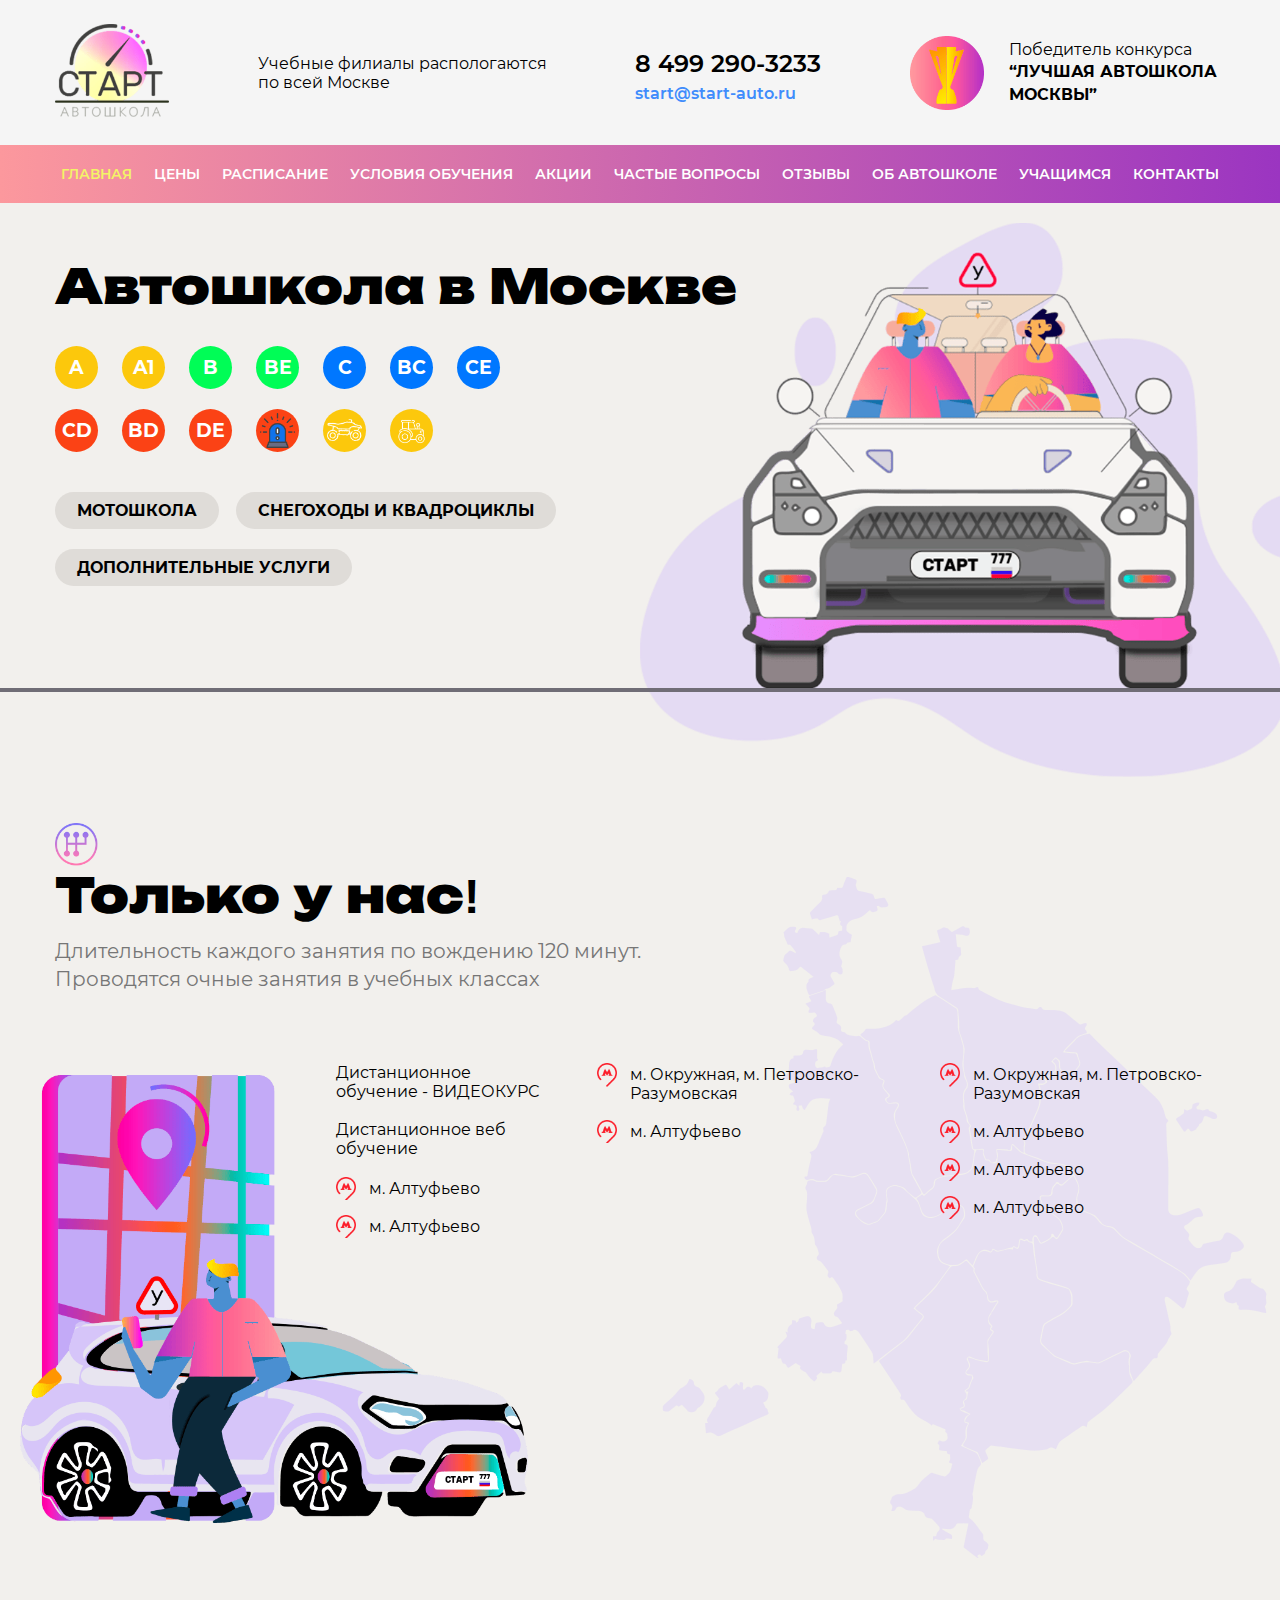
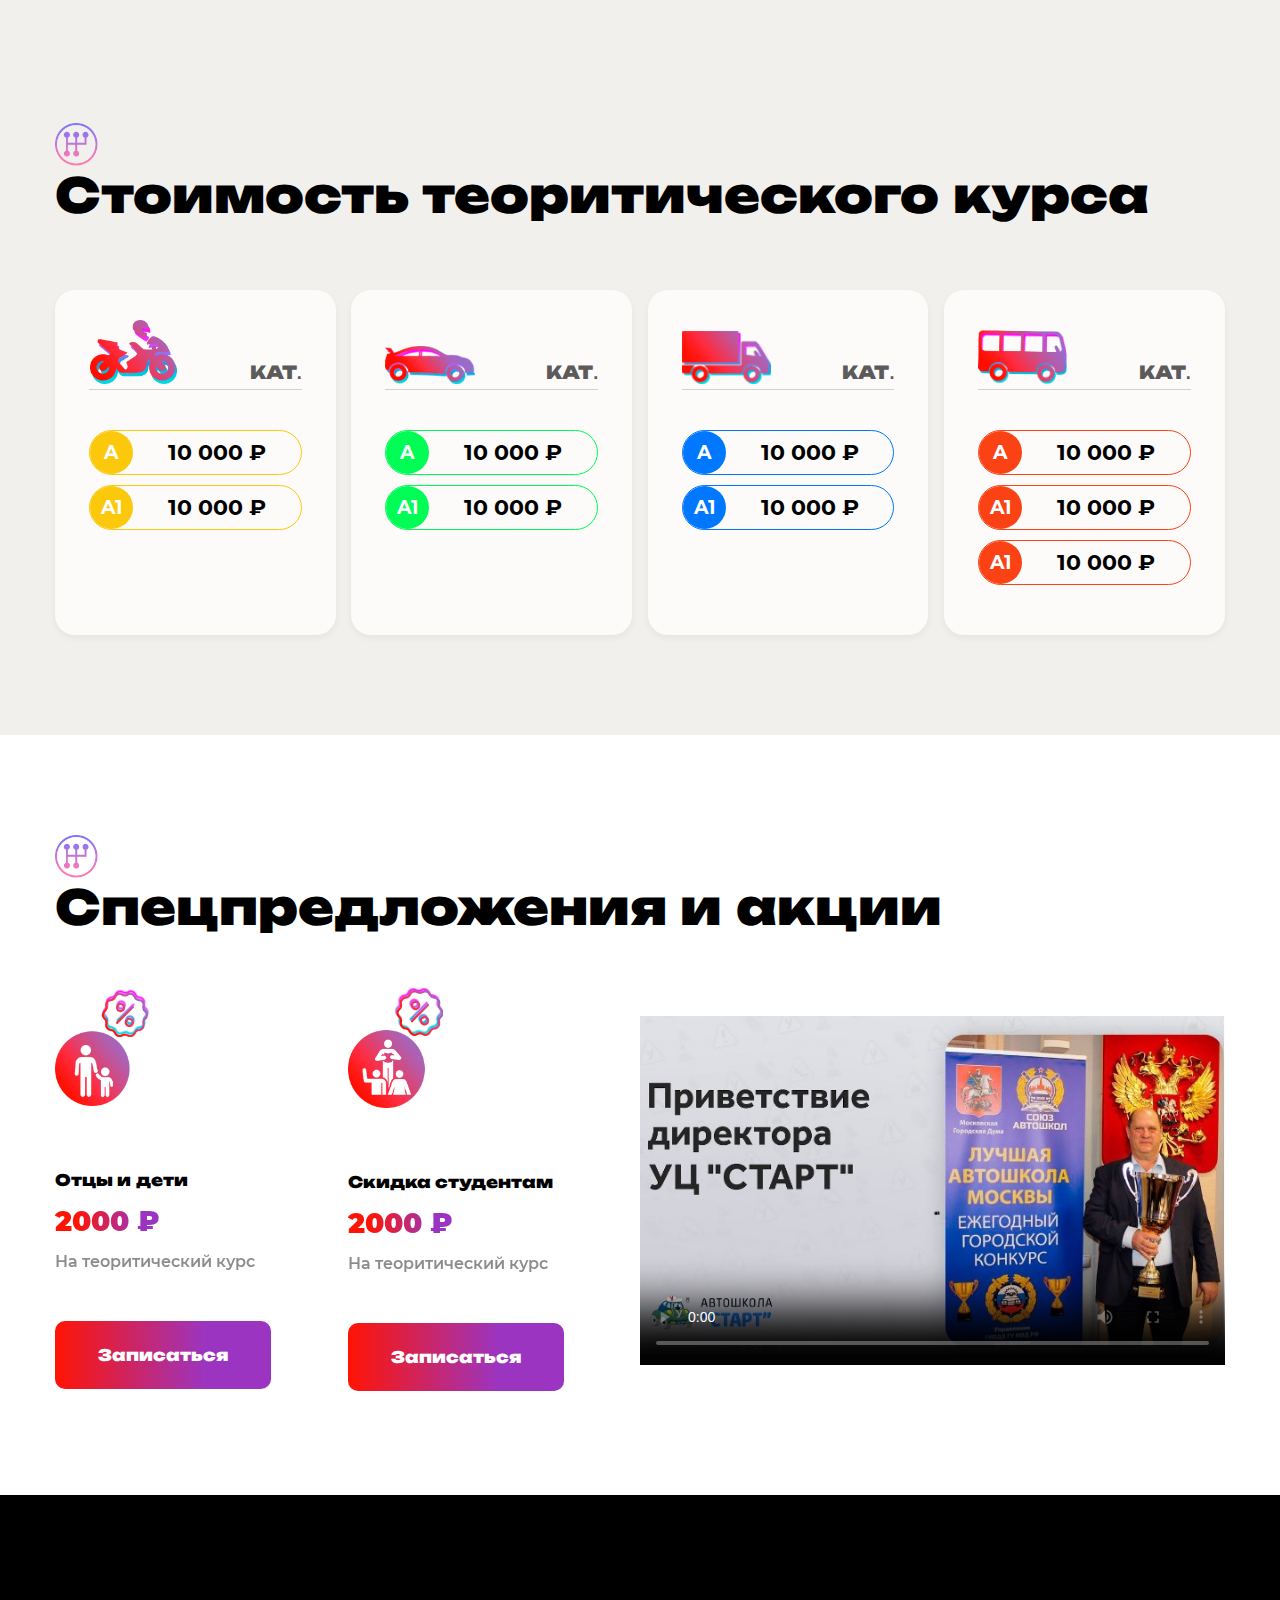
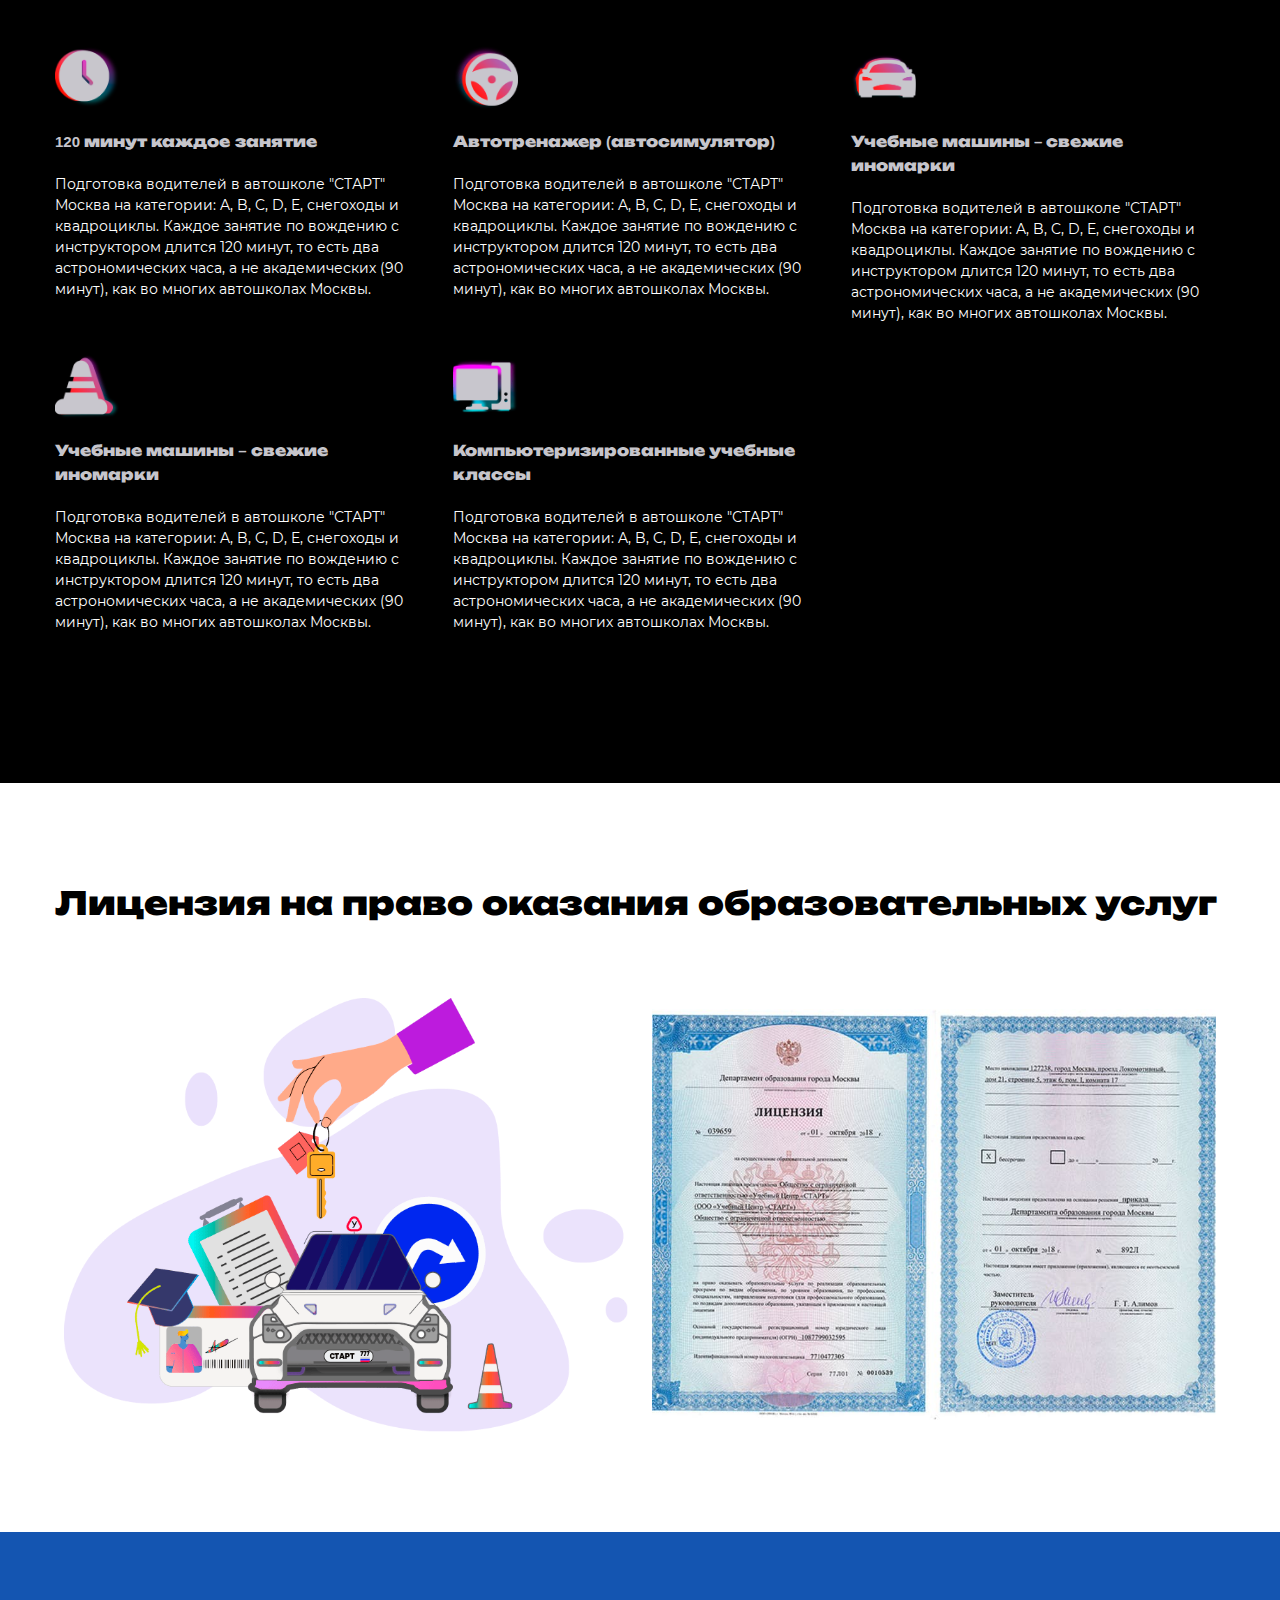
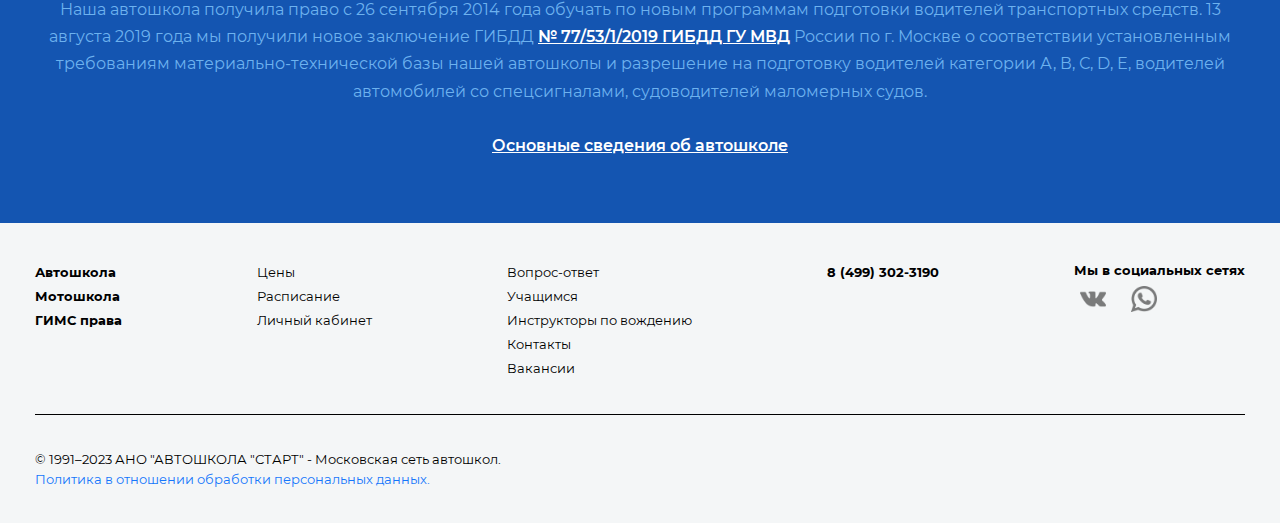
<file: index.html>
<!DOCTYPE html>
<html lang="ru">

<head>
	<meta charset="UTF-8">
	<meta name="viewport" content="width=device-width, initial-scale=1.0">
	<title>ЛУЧШАЯ АВТОШКОЛА МОСКВЫ</title>
	<meta name="theme-color" content="#9b35c1">
	<link type="image/x-icon" rel="shortcut icon" href="/favicon.ico">


	<link rel="stylesheet" href="./css/style.css">

</head>

<body>

	<header class="header">
		<div class="container">
			<a href="#" class="logo"><img src="img/logo.png" alt="logo"></a>
			<p class="header__text">
				Учебные филиалы распологаются <br>
				по всей Москве
			</p>
			<p class="header-contact">
				<a class="header__phone" href="tel:84992903233">8 499 290-3233 </a>
				<a class="header__email" href="mailto:start@start-auto.ru">start@start-auto.ru</a>
			</p>
			<p class="header-win">
				<img src="img/icon/prise.png" alt="price">
				<span>
					Победитель конкурса <br>
					<b>“ЛУЧШАЯ АВТОШКОЛА МОСКВЫ”</b>
				</span>
			</p>
			<button class="btn-menu" id="btnMenu"><span></span></button>
		</div>
		<ul class="header-nav" id="navbar">
			<li class="header-nav__item active"><a href="./index.html">ГЛАВНАЯ</a></li>
			<li class="header-nav__item"><a href="./price.html">ЦЕНЫ</a></li>
			<li class="header-nav__item"><a href="./schedule.html">РАСПИСАНИЕ</a></li>
			<li class="header-nav__item"><a href="#">УСЛОВИЯ ОБУЧЕНИЯ</a></li>
			<li class="header-nav__item"><a href="#">АКЦИИ</a></li>
			<li class="header-nav__item"><a href="#">ЧАСТЫЕ ВОПРОСЫ</a></li>
			<li class="header-nav__item"><a href="#">ОТЗЫВЫ</a></li>
			<li class="header-nav__item"><a href="#">ОБ АВТОШКОЛЕ</a></li>
			<li class="header-nav__item"><a href="#">УЧАЩИМСЯ</a></li>
			<li class="header-nav__item"><a href="#">КОНТАКТЫ</a></li>
		</ul>
	</header>

	<main class="main">
		<div class="container">
			<div class="main-content">
				<h1>Автошкола в Москве</h1>
				<div class="wrap tag-wrap">
					<a href="#" class="tag">A</a>
					<a href="#" class="tag">A1</a>
					<a href="#" class="tag bg_b">B</a>
					<a href="#" class="tag bg_b">BE</a>
					<a href="#" class="tag bg_c">C</a>
					<a href="#" class="tag bg_c">BC</a>
					<a href="#" class="tag bg_c">CE</a>
					<a href="#" class="tag bg_cd">CD</a>
					<a href="#" class="tag bg_cd">BD</a>
					<a href="#" class="tag bg_cd">DE</a>
					<a href="#" class="tag bg_cd"><img src="img/icon/list.png" alt="list"></a>
					<a href="#" class="tag"><img src="img/icon/bike3-w.png" alt="bike"></a>
					<a href="#" class="tag"><img src="img/icon/tractor.png" alt="tractor"></a>
				</div>
				<div class="text-wrap wrap">
					<span class="text__tag">МОТОШКОЛА</span>
					<span class="text__tag">СНЕГОХОДЫ И КВАДРОЦИКЛЫ</span>
					<span class="text__tag">ДОПОЛНИТЕЛЬНЫЕ УСЛУГИ</span>
				</div>
			</div>
			<div class="main__img"><img src="img/main_img.png" alt="main"></div>
		</div>
	</main>

	<section class="uss">
		<div class="container">
			<h2>Только у нас!</h2>
			<p class="textline">
				Длительность каждого занятия по вождению 120 минут.
				Проводятся очные занятия в учебных классах
			</p>
			<img src="img/auto.png" alt="auto" class="uss__img">
			<div class="wrap">
				<p class="col">
					Дистанционное <br>
					обучение - ВИДЕОКУРС
					<br>
					<br>
					Дистанционное веб <br>
					обучение
					<br>
					<br>
					<span class="address">м. Алтуфьево </span>
					<span class="address">м. Алтуфьево </span>
				</p>
				<p class="col">
					<span class="address">
						м. Окружная, м. Петровско-
						Разумовская
					</span>
					<span class="address">м. Алтуфьево </span>
				</p>
				<p class="col">
					<span class="address">
						м. Окружная, м. Петровско-
						Разумовская
					</span>
					<span class="address">м. Алтуфьево </span>
					<span class="address">м. Алтуфьево </span>
					<span class="address">м. Алтуфьево </span>
				</p>
			</div>
		</div>
	</section>

	<section class="cards">
		<div class="container">
			<h2>Стоимость теоритического курса</h2>
			<div class="wrap card-wrap">
				<div class="card">
					<h3 class="card__heading wrap"><img src="img/icon/ic-2.png" alt="ic">КАТ.</h3>
					<a href="#" class="link">
						<span class="tag">A</span>
						<span class="link__text">10 000 ₽</span>
					</a>
					<a href="#" class="link">
						<span class="tag">A1</span>
						<span class="link__text">10 000 ₽</span>
					</a>
				</div>
				<div class="card">
					<h3 class="card__heading wrap"><img src="img/icon/ic-3.png" alt="ic">КАТ.</h3>
					<a href="#" class="link bc_b">
						<span class="tag bg_b">A</span>
						<span class="link__text">10 000 ₽</span>
					</a>
					<a href="#" class="link bc_b">
						<span class="tag bg_b">A1</span>
						<span class="link__text">10 000 ₽</span>
					</a>
				</div>
				<div class="card">
					<h3 class="card__heading wrap"><img src="img/icon/ic-4.png" alt="ic">КАТ.</h3>
					<a href="#" class="link bc_c">
						<span class="tag bg_c">A</span>
						<span class="link__text">10 000 ₽</span>
					</a>
					<a href="#" class="link bc_c">
						<span class="tag bg_c">A1</span>
						<span class="link__text">10 000 ₽</span>
					</a>
				</div>
				<div class="card">
					<h3 class="card__heading wrap"><img src="img/icon/ic-5.png" alt="ic">КАТ.</h3>
					<a href="#" class="link bc_cd"><span class="tag bg_cd">A</span>
						<span class="link__text">10 000 ₽</span>
					</a>
					<a href="#" class="link bc_cd"><span class="tag bg_cd">A1</span>
						<span class="link__text">10 000 ₽</span>
					</a>
					<a href="#" class="link bc_cd"><span class="tag bg_cd">A1</span>
						<span class="link__text">10 000 ₽</span>
					</a>
				</div>
			</div>
		</div>
	</section>

	<section class="sale">
		<div class="container">
			<h2>Спецпредложения и акции</h2>
			<div class="wrap">
				<div class="sale-item">
					<img class="sale-item__icon" src="img/icon/offer.png" alt="offer">
					<h3 class="sale-item__heading">Отцы и дети</h3>
					<p class="sale-item__price">2000 ₽</p>
					<p class="sale-item__text">На теоритический курс</p>
					<a href="#" class="btn">Записаться</a>
				</div>

				<div class="sale-item">
					<img class="sale-item__icon" src="img/icon/student.png" alt="offer">
					<h3 class="sale-item__heading">Скидка студентам</h3>
					<p class="sale-item__price">2000 ₽</p>
					<p class="sale-item__text">На теоритический курс</p>
					<a href="#" class="btn">Записаться</a>
				</div>

				<div class="video">
					<video src="#" poster="img/poster.jpg" controls></video>
				</div>
			</div>
		</div>
	</section>

	<div class="section features">
		<div class="container wrap features-wrap">
			<div class="features-item">
				<img src="img/icon/clock.png" class="features__icon" alt="clock">
				<h3 class="features__heading">120 минут каждое занятие</h3>
				<p class="features__text">
					Подготовка водителей в автошколе
					"СТАРТ" Москва на категории:
					A, B, C, D, E, снегоходы и
					квадроциклы. Каждое занятие по
					вождению с инструктором длится
					120 минут, то есть два астрономических
					часа, а не академических (90 минут),
					как во многих автошколах Москвы.
				</p>
			</div>
			<div class="features-item">
				<img src="img/icon/steering-wheel.png" class="features__icon" alt="clock">
				<h3 class="features__heading">Автотренажер (автосимулятор)</h3>
				<p class="features__text">
					Подготовка водителей в автошколе
					"СТАРТ" Москва на категории:
					A, B, C, D, E, снегоходы и
					квадроциклы. Каждое занятие по
					вождению с инструктором длится
					120 минут, то есть два астрономических
					часа, а не академических (90 минут),
					как во многих автошколах Москвы.
				</p>
			</div>
			<div class="features-item">
				<img src="img/icon/car.png" class="features__icon" alt="clock">
				<h3 class="features__heading">Учебные машины – свежие иномарки </h3>
				<p class="features__text">
					Подготовка водителей в автошколе
					"СТАРТ" Москва на категории:
					A, B, C, D, E, снегоходы и
					квадроциклы. Каждое занятие по
					вождению с инструктором длится
					120 минут, то есть два астрономических
					часа, а не академических (90 минут),
					как во многих автошколах Москвы.
				</p>
			</div>
			<div class="features-item">
				<img src="img/icon/traffic-cone.png" class="features__icon" alt="clock">
				<h3 class="features__heading">Учебные машины – свежие иномарки </h3>
				<p class="features__text">
					Подготовка водителей в автошколе
					"СТАРТ" Москва на категории:
					A, B, C, D, E, снегоходы и
					квадроциклы. Каждое занятие по
					вождению с инструктором длится
					120 минут, то есть два астрономических
					часа, а не академических (90 минут),
					как во многих автошколах Москвы.
				</p>
			</div>
			<div class="features-item">
				<img src="img/icon/computer.png" class="features__icon" alt="clock">
				<h3 class="features__heading">Компьютеризированные учебные классы </h3>
				<p class="features__text">
					Подготовка водителей в автошколе
					"СТАРТ" Москва на категории:
					A, B, C, D, E, снегоходы и
					квадроциклы. Каждое занятие по
					вождению с инструктором длится
					120 минут, то есть два астрономических
					часа, а не академических (90 минут),
					как во многих автошколах Москвы.
				</p>
			</div>
		</div>
	</div>

	<section class="license">
		<h3 class="container">Лицензия на право оказания образовательных услуг</h3>
		<div class="wrap">
			<img src="img/auto-2.png" class="license__icon" alt="auto">
			<img src="img/lisens.jpg" class="license__img" alt="auto">
		</div>
	</section>

	<footer class="footer">
		<div class="footer-text">
			<p class="container">
				Наша автошкола получила право с 26 сентября 2014 года обучать по новым программам подготовки водителей
				транспортных средств. 13 августа 2019 года мы получили новое заключение ГИБДД <a href="#">№ 77/53/1/2019
					ГИБДД ГУ МВД</a>
				России по г. Москве о соответствии установленным требованиям материально-технической базы нашей
				автошколы и
				разрешение на подготовку водителей категории А, В, С, D, Е, водителей автомобилей со спецсигналами,
				судоводителей маломерных судов.
				<br>
				<br>
				<a href="#">Основные сведения об автошколе</a>
			</p>
		</div>
		<div class="container wrap">
			<ul class="col">
				<li><a href="#"><strong>Автошкола</strong></a></li>
				<li><a href="#"><strong>Мотошкола</strong></a></li>
				<li><a href="#"><strong>ГИМС права</strong></a></li>
			</ul>
			<ul class="col">
				<li><a href="#">Цены</a></li>
				<li><a href="#">Расписание</a></li>
				<li><a href="#">Личный кабинет</a></li>
			</ul>
			<ul class="col">
				<li><a href="#">Вопрос-ответ</a></li>
				<li><a href="#">Учащимся</a></li>
				<li><a href="#">Инструкторы по вождению</a></li>
				<li><a href="#">Контакты</a></li>
				<li><a href="#">Вакансии</a></li>
			</ul>
			<ul class="col">
				<li><strong><a href="tel:84993023190">8 (499) 302-3190</a></strong></li>
			</ul>
			<ul class="col">
				<li><strong>Мы в социальных сетях</strong></li>
				<li>
					<a href="#" target="_blank" class="social"><img src="img/icon/vk.png" alt="vk"></a>
					<a href="#" target="_blank" class="social"><img src="img/icon/wa.png" alt="vk"></a>
				</li>
			</ul>
			<p class="footer-bottom">
				© 1991–2023 АНО "АВТОШКОЛА "СТАРТ" - Московская сеть автошкол. <br>
				<a href="#" target="_blank">Политика в отношении обработки персональных данных.</a>
			</p>
		</div>
	</footer>

	<script src="./js/script.js"></script>

</body>

</html>
</file>
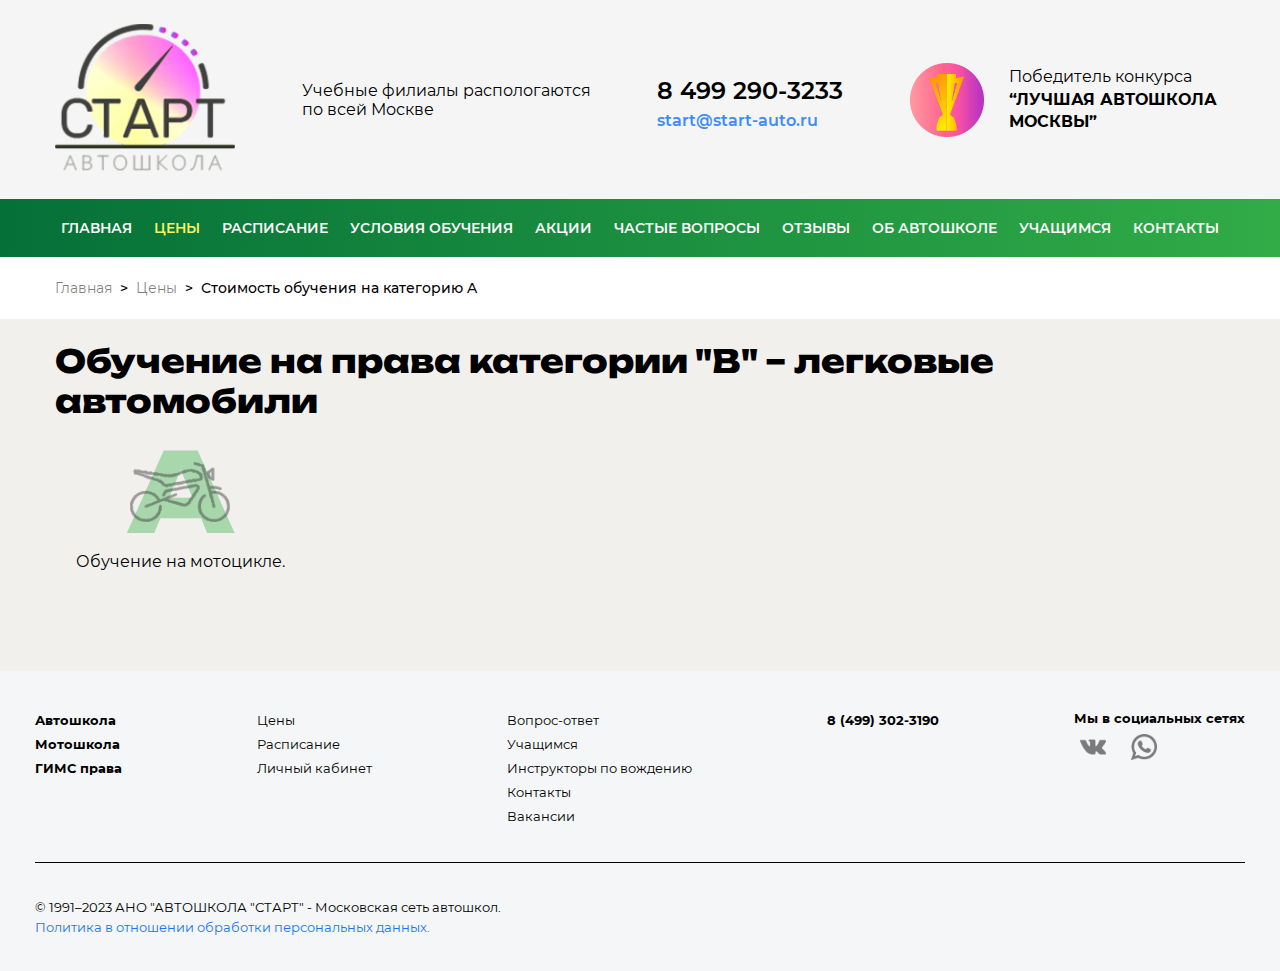
<file: card.html>
<!DOCTYPE html>
<html lang="ru">

<head>
	<meta charset="UTF-8">
	<meta name="viewport" content="width=device-width, initial-scale=1.0">
	<title>ЛУЧШАЯ АВТОШКОЛА МОСКВЫ</title>
	<meta name="theme-color" content="#9b35c1">
	<link type="image/x-icon" rel="shortcut icon" href="/favicon.ico">

	<link rel="stylesheet" href="./css/style-new.css">
	<link rel="stylesheet" href="./css/price.css">

</head>

<body>

	<header class="header">
		<div class="container">
			<a href="#" class="logo"><img src="img/logo.png" alt="logo"></a>
			<p class="header__text">
				Учебные филиалы распологаются <br>
				по всей Москве
			</p>
			<p class="header-contact">
				<a class="header__phone" href="tel:84992903233">8 499 290-3233 </a>
				<a class="header__email" href="mailto:start@start-auto.ru">start@start-auto.ru</a>
			</p>
			<p class="header-win">
				<img src="img/icon/prise.png" alt="price">
				<span>
					Победитель конкурса <br>
					<b>“ЛУЧШАЯ АВТОШКОЛА МОСКВЫ”</b>
				</span>
			</p>
			<button class="btn-menu" id="btnMenu"><span></span></button>
		</div>
		<ul class="header-nav" id="navbar">
			<li class="header-nav__item"><a href="./index.html">ГЛАВНАЯ</a></li>
			<li class="header-nav__item active"><a href="./price.html">ЦЕНЫ</a></li>
			<li class="header-nav__item"><a href="./schedule.html">РАСПИСАНИЕ</a></li>
			<li class="header-nav__item"><a href="#">УСЛОВИЯ ОБУЧЕНИЯ</a></li>
			<li class="header-nav__item"><a href="#">АКЦИИ</a></li>
			<li class="header-nav__item"><a href="#">ЧАСТЫЕ ВОПРОСЫ</a></li>
			<li class="header-nav__item"><a href="#">ОТЗЫВЫ</a></li>
			<li class="header-nav__item"><a href="#">ОБ АВТОШКОЛЕ</a></li>
			<li class="header-nav__item"><a href="#">УЧАЩИМСЯ</a></li>
			<li class="header-nav__item"><a href="#">КОНТАКТЫ</a></li>
		</ul>
	</header>

	<div class="breadcrumbs">
		<ul class="container wrap">
			<li><a href="./index.html" title="Главная">Главная</a></li>
			<li><a href="./price.html" title="Расписание">Цены</a></li>
			<li><a href="#" title="СТОИМОСТЬ ОБУЧЕНИЕ В АВТОШКОЛЕ В 2024 ГОДУ">Стоимость обучения на категорию A</a></li>
		</ul>
	</div>

	<main class="price">
		<div class="container">
			<h1 class="h1">Обучение на права категории "В" – легковые автомобили</h1>
			<div class="price-header">
				<span class="price__cat cr_b">a</span>
				<span class="price__name">Обучение на мотоцикле.</span>
				<img class="price__img" src="img/icon/bike4.png" alt="img">
			</div>
		</div>
	</main>


	<footer class="footer">
		<div class="container wrap">
			<ul class="col">
				<li><a href="#"><strong>Автошкола</strong></a></li>
				<li><a href="#"><strong>Мотошкола</strong></a></li>
				<li><a href="#"><strong>ГИМС права</strong></a></li>
			</ul>
			<ul class="col">
				<li><a href="#">Цены</a></li>
				<li><a href="#">Расписание</a></li>
				<li><a href="#">Личный кабинет</a></li>
			</ul>
			<ul class="col">
				<li><a href="#">Вопрос-ответ</a></li>
				<li><a href="#">Учащимся</a></li>
				<li><a href="#">Инструкторы по вождению</a></li>
				<li><a href="#">Контакты</a></li>
				<li><a href="#">Вакансии</a></li>
			</ul>
			<ul class="col">
				<li><strong><a href="tel:84993023190">8 (499) 302-3190</a></strong></li>
			</ul>
			<ul class="col">
				<li><strong>Мы в социальных сетях</strong></li>
				<li>
					<a href="#" target="_blank" class="social"><img src="img/icon/vk.png" alt="vk"></a>
					<a href="#" target="_blank" class="social"><img src="img/icon/wa.png" alt="vk"></a>
				</li>
			</ul>
			<p class="footer-bottom">
				© 1991–2023 АНО "АВТОШКОЛА "СТАРТ" - Московская сеть автошкол. <br>
				<a href="#" target="_blank">Политика в отношении обработки персональных данных.</a>
			</p>
		</div>
	</footer>

	<script src="./js/script.js"></script>

</body>

</html>
</file>
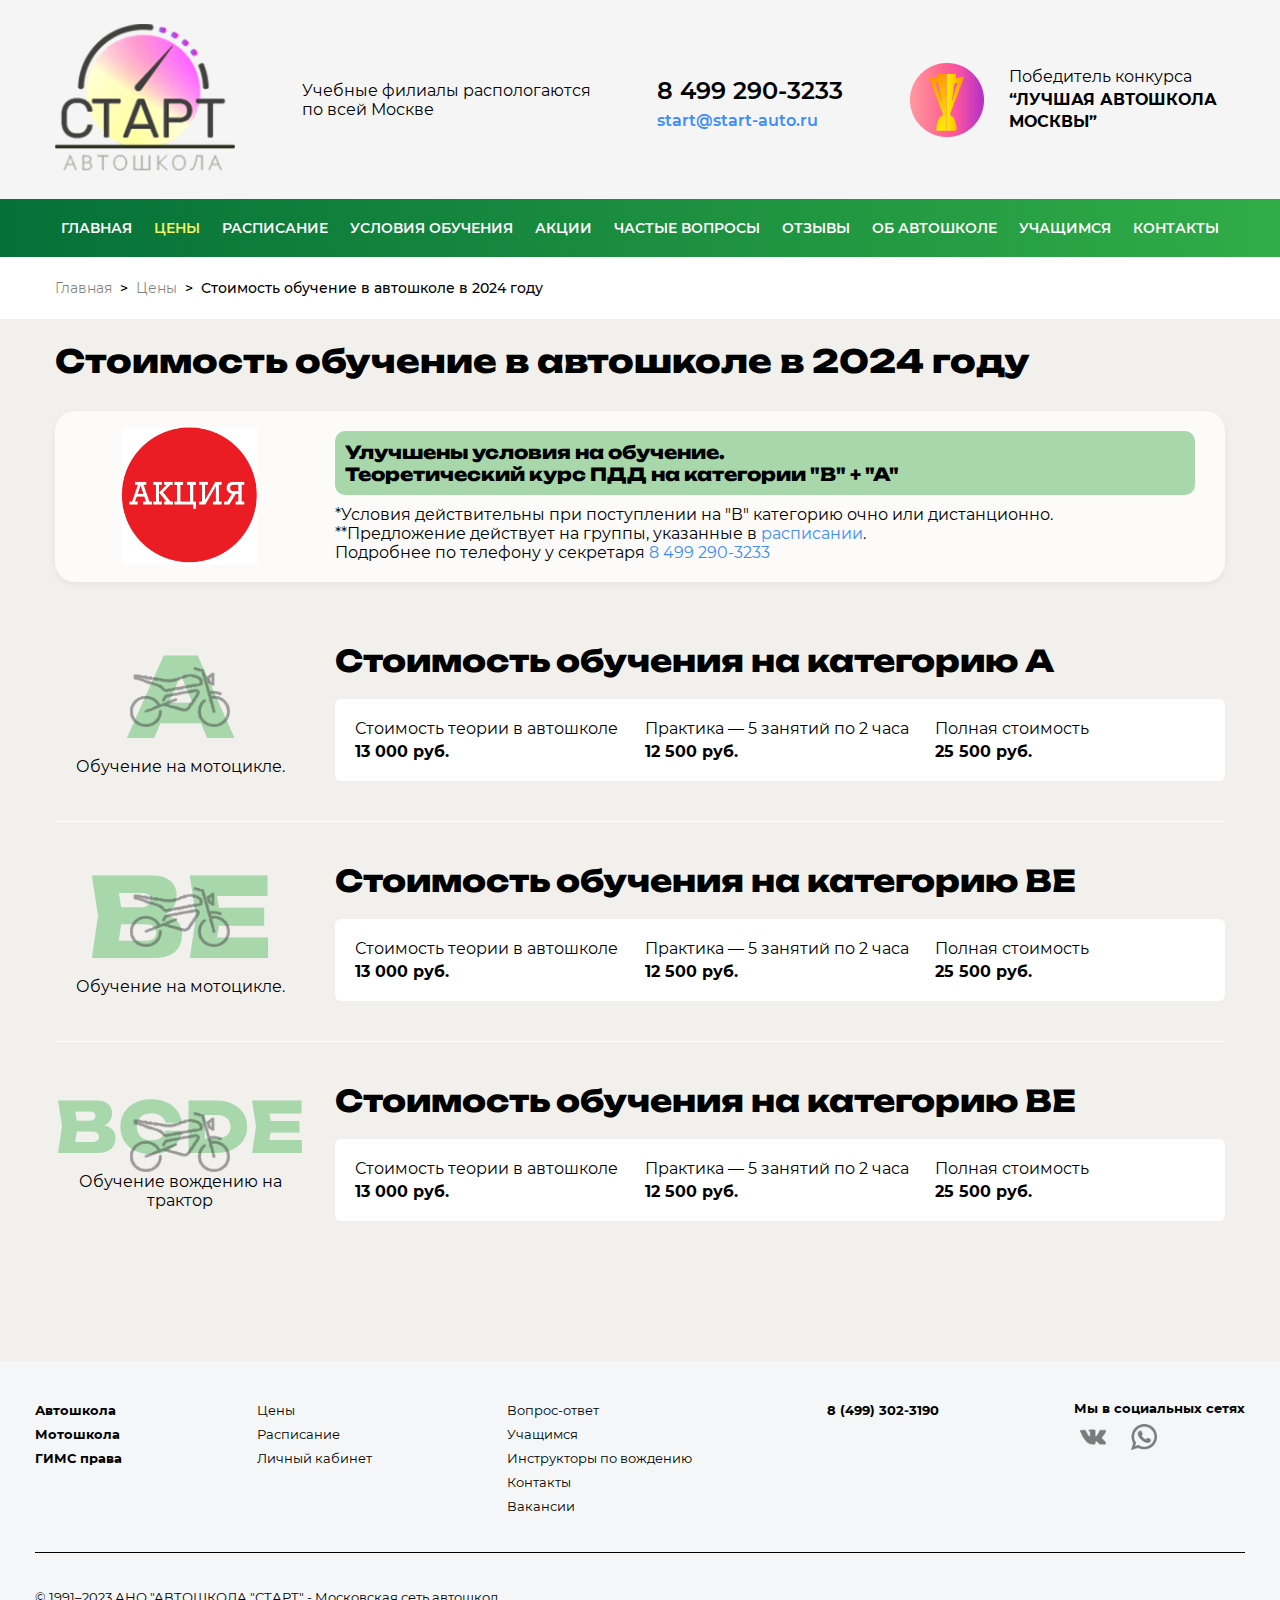
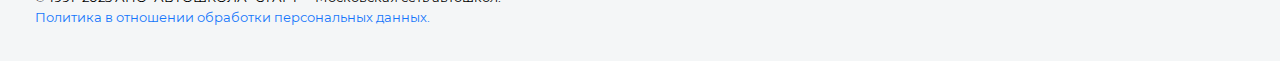
<file: price.html>
<!DOCTYPE html>
<html lang="ru">

<head>
	<meta charset="UTF-8">
	<meta name="viewport" content="width=device-width, initial-scale=1.0">
	<title>ЛУЧШАЯ АВТОШКОЛА МОСКВЫ</title>
	<meta name="theme-color" content="#9b35c1">
	<link type="image/x-icon" rel="shortcut icon" href="/favicon.ico">

	<link rel="stylesheet" href="./css/style-new.css">
	<link rel="stylesheet" href="./css/price.css">

</head>

<body>

	<header class="header">
		<div class="container">
			<a href="#" class="logo"><img src="img/logo.png" alt="logo"></a>
			<p class="header__text">
				Учебные филиалы распологаются <br>
				по всей Москве
			</p>
			<p class="header-contact">
				<a class="header__phone" href="tel:84992903233">8 499 290-3233 </a>
				<a class="header__email" href="mailto:start@start-auto.ru">start@start-auto.ru</a>
			</p>
			<p class="header-win">
				<img src="img/icon/prise.png" alt="price">
				<span>
					Победитель конкурса <br>
					<b>“ЛУЧШАЯ АВТОШКОЛА МОСКВЫ”</b>
				</span>
			</p>
			<button class="btn-menu" id="btnMenu"><span></span></button>
		</div>
		<ul class="header-nav" id="navbar">
			<li class="header-nav__item"><a href="./index.html">ГЛАВНАЯ</a></li>
			<li class="header-nav__item active"><a href="./price.html">ЦЕНЫ</a></li>
			<li class="header-nav__item"><a href="./schedule.html">РАСПИСАНИЕ</a></li>
			<li class="header-nav__item"><a href="#">УСЛОВИЯ ОБУЧЕНИЯ</a></li>
			<li class="header-nav__item"><a href="#">АКЦИИ</a></li>
			<li class="header-nav__item"><a href="#">ЧАСТЫЕ ВОПРОСЫ</a></li>
			<li class="header-nav__item"><a href="#">ОТЗЫВЫ</a></li>
			<li class="header-nav__item"><a href="#">ОБ АВТОШКОЛЕ</a></li>
			<li class="header-nav__item"><a href="#">УЧАЩИМСЯ</a></li>
			<li class="header-nav__item"><a href="#">КОНТАКТЫ</a></li>
		</ul>
	</header>

	<div class="breadcrumbs">
		<ul class="container wrap">
			<li><a href="/" title="Главная">Главная</a></li>
			<li><a href="./price.html" title="Расписание">Цены</a></li>
			<li><a href="#" title="СТОИМОСТЬ ОБУЧЕНИЕ В АВТОШКОЛЕ В 2024 ГОДУ">Стоимость обучение в автошколе в 2024
					году</a></li>
		</ul>
	</div>

	<main class="price">
		<div class="container">
			<h1 class="h1 schedule__heading">Стоимость обучение в автошколе в 2024 году</h1>

			<div class="price-share">
				<img src="img/icon/akcis.jpg" class="price-share__img" alt="img">
				<h3 class="price-share__heading">
					Улучшены условия на обучение. <br>
					Теоретический курс ПДД на категории "В" + "А"
				</h3>
				<p class="price-share__text">
					*Условия действительны при поступлении на "В" категорию очно или дистанционно. <br>
					**Предложение действует на группы, указанные в <a href="#">расписании</a>. <br>
					Подробнее по телефону у секретаря <a href="tel:84992903233">8 499 290-3233</a>
				</p>
			</div>

			<a href="#" class="price-item">
				<div class="price-header">
					<span class="price__cat cr_b">a</span>
					<span class="price__name">Обучение на мотоцикле.</span>
					<img class="price__img" src="img/icon/bike4.png" alt="img">
				</div>

				<div class="price-content">
					<h3 class="price__heading">Стоимость обучения на категорию A</h3>
					<ul class="price-list">
						<li>
							Стоимость теории в автошколе
							<b>13 000 руб.</b>
						</li>
						<li>
							Практика — 5 занятий по 2 часа
							<b>12 500 руб.</b>
						</li>
						<li>
							Полная стоимость
							<b>25 500 руб.</b>
						</li>
					</ul>

				</div>
			</a>

			<a href="#" class="price-item">
				<div class="price-header">
					<span class="price__cat cr_b">ВЕ</span>
					<span class="price__name">Обучение на мотоцикле.</span>
					<img class="price__img" src="img/icon/bike4.png" alt="img">
				</div>
				<div class="price-content">
					<h3 class="price__heading">Стоимость обучения на категорию ВЕ</h3>
					<ul class="price-list">
						<li>
							Стоимость теории в автошколе
							<b>13 000 руб.</b>
						</li>
						<li>
							Практика — 5 занятий по 2 часа
							<b>12 500 руб.</b>
						</li>
						<li>
							Полная стоимость
							<b>25 500 руб.</b>
						</li>
					</ul>
				</div>
			</a>
			<a href="#" class="price-item">
				<div class="price-header">
					<span class="price__cat --sm cr_b">BCDE</span>
					<span class="price__name">Обучение вождению на трактор</span>
					<img class="price__img" src="img/icon/bike4.png" alt="img">
				</div>
				<div class="price-content">
					<h3 class="price__heading">Стоимость обучения на категорию ВЕ</h3>
					<ul class="price-list">
						<li>
							Стоимость теории в автошколе
							<b>13 000 руб.</b>
						</li>
						<li>
							Практика — 5 занятий по 2 часа
							<b>12 500 руб.</b>
						</li>
						<li>
							Полная стоимость
							<b>25 500 руб.</b>
						</li>
					</ul>
				</div>
			</a>
		</div>
	</main>


	<footer class="footer">
		<div class="container wrap">
			<ul class="col">
				<li><a href="#"><strong>Автошкола</strong></a></li>
				<li><a href="#"><strong>Мотошкола</strong></a></li>
				<li><a href="#"><strong>ГИМС права</strong></a></li>
			</ul>
			<ul class="col">
				<li><a href="#">Цены</a></li>
				<li><a href="#">Расписание</a></li>
				<li><a href="#">Личный кабинет</a></li>
			</ul>
			<ul class="col">
				<li><a href="#">Вопрос-ответ</a></li>
				<li><a href="#">Учащимся</a></li>
				<li><a href="#">Инструкторы по вождению</a></li>
				<li><a href="#">Контакты</a></li>
				<li><a href="#">Вакансии</a></li>
			</ul>
			<ul class="col">
				<li><strong><a href="tel:84993023190">8 (499) 302-3190</a></strong></li>
			</ul>
			<ul class="col">
				<li><strong>Мы в социальных сетях</strong></li>
				<li>
					<a href="#" target="_blank" class="social"><img src="img/icon/vk.png" alt="vk"></a>
					<a href="#" target="_blank" class="social"><img src="img/icon/wa.png" alt="vk"></a>
				</li>
			</ul>
			<p class="footer-bottom">
				© 1991–2023 АНО "АВТОШКОЛА "СТАРТ" - Московская сеть автошкол. <br>
				<a href="#" target="_blank">Политика в отношении обработки персональных данных.</a>
			</p>
		</div>
	</footer>

	<script src="./js/script.js"></script>

</body>

</html>
</file>
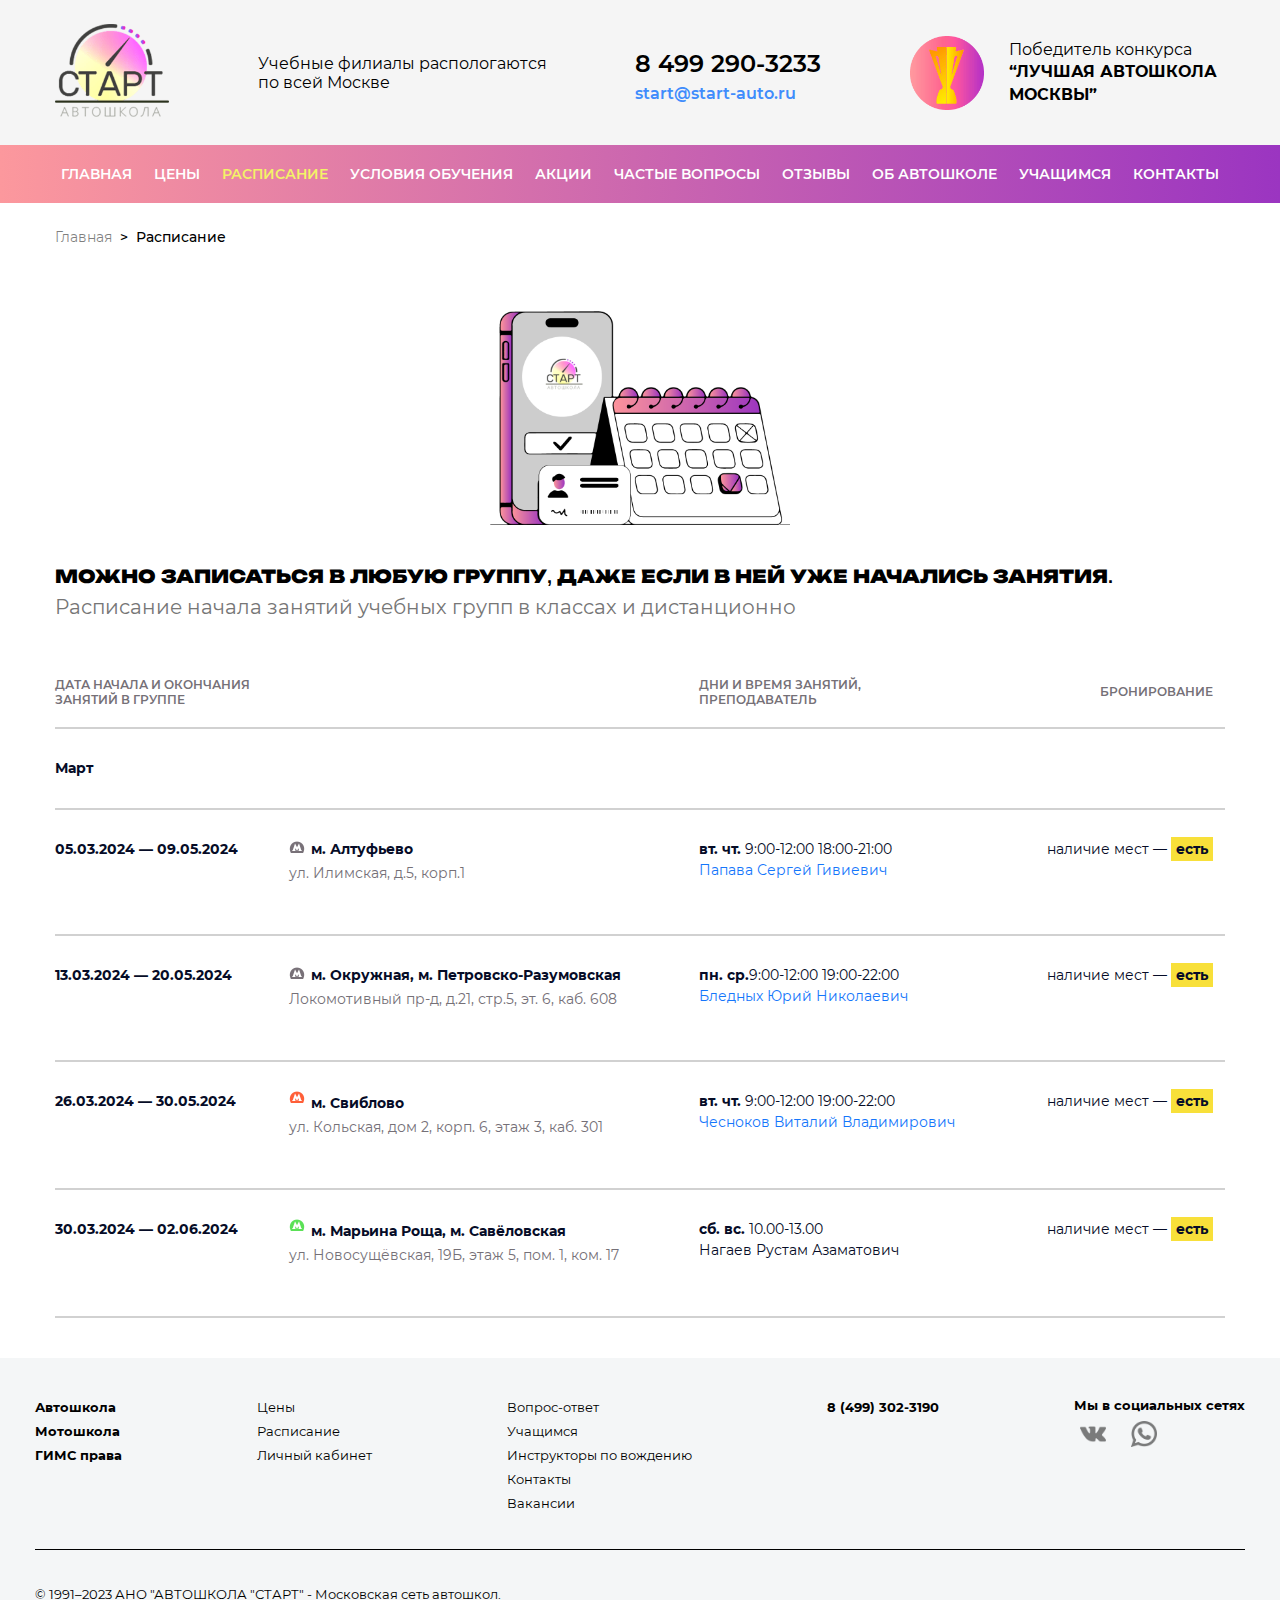
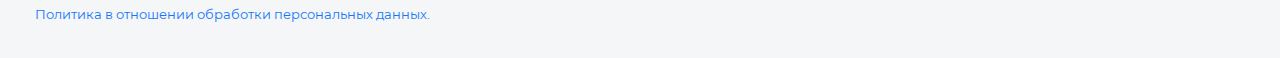
<file: schedule.html>
<!DOCTYPE html>
<html lang="ru">

<head>
	<meta charset="UTF-8">
	<meta name="viewport" content="width=device-width, initial-scale=1.0">
	<title>ЛУЧШАЯ АВТОШКОЛА МОСКВЫ</title>
	<meta name="theme-color" content="#9b35c1">
	<link type="image/x-icon" rel="shortcut icon" href="/favicon.ico">


	<link rel="stylesheet" href="./css/style.css">

</head>

<body>

	<header class="header">
		<div class="container">
			<a href="#" class="logo"><img src="img/logo.png" alt="logo"></a>
			<p class="header__text">
				Учебные филиалы распологаются <br>
				по всей Москве
			</p>
			<p class="header-contact">
				<a class="header__phone" href="tel:84992903233">8 499 290-3233 </a>
				<a class="header__email" href="mailto:start@start-auto.ru">start@start-auto.ru</a>
			</p>
			<p class="header-win">
				<img src="img/icon/prise.png" alt="price">
				<span>
					Победитель конкурса <br>
					<b>“ЛУЧШАЯ АВТОШКОЛА МОСКВЫ”</b>
				</span>
			</p>
			<button class="btn-menu" id="btnMenu"><span></span></button>
		</div>
		<ul class="header-nav" id="navbar">
			<li class="header-nav__item"><a href="#">ГЛАВНАЯ</a></li>
			<li class="header-nav__item"><a href="#">ЦЕНЫ</a></li>
			<li class="header-nav__item active"><a href="#">РАСПИСАНИЕ</a></li>
			<li class="header-nav__item"><a href="#">УСЛОВИЯ ОБУЧЕНИЯ</a></li>
			<li class="header-nav__item"><a href="#">АКЦИИ</a></li>
			<li class="header-nav__item"><a href="#">ЧАСТЫЕ ВОПРОСЫ</a></li>
			<li class="header-nav__item"><a href="#">ОТЗЫВЫ</a></li>
			<li class="header-nav__item"><a href="#">ОБ АВТОШКОЛЕ</a></li>
			<li class="header-nav__item"><a href="#">УЧАЩИМСЯ</a></li>
			<li class="header-nav__item"><a href="#">КОНТАКТЫ</a></li>
		</ul>
	</header>

	<div class="breadcrumbs">
		<ul class="container wrap">
			<li><a href="/" title="Главная">Главная</a></li>
			<li><a href="#" title="Расписание">Расписание</a></li>
		</ul>
	</div>

	<main class="schedule">
		<div class="container">
			<img src="img/scedule_aoto.png" class="schedule__img" alt="schedule">
			<h1 class="h3 schedule__heading">МОЖНО ЗАПИСАТЬСЯ В ЛЮБУЮ ГРУППУ, ДАЖЕ ЕСЛИ В НЕЙ УЖЕ НАЧАЛИСЬ ЗАНЯТИЯ.</h1>
			<p class="textline">Расписание начала занятий учебных групп в классах и дистанционно</p>
			<table>
				<tr>
					<th class="date-head">Дата начала и окончания занятий в группе</th>
					<th>
						<div class="wrap-select"></div>
					</th>
					<th>Дни и время занятий, преподаватель</th>
					<th class="places-head">Бронирование</th>
				</tr>
				<tr>
					<td class="date">Март</td>
					<td class="addres"></td>
					<td class="teacher"></td>
					<td class="places"></td>
				</tr>
				<tr>
					<td class="date">05.03.2024 — 09.05.2024</td>
					<td class="addres">
						<i class="icon-subway-grey"></i>
						<span class="subway">м. Алтуфьево</span><br>
						<span class="street"> ул. Илимская, д.5, корп.1 </span><br>
					</td>
					<td class="teacher">
							<div class="places-line">
								<span class="time"><strong>вт. чт.</strong> 9:00-12:00 18:00-21:00</span>
							</div>
							<a class="name" href="#">Папава Сергей Гивиевич</a>
					</td>
					<td class="places">
						<div class="places-line">
							<span class="time">наличие мест</span>
							—
							<span class="number mark">есть</span>
						</div>
					</td>
				</tr>
				<tr>
					<td class="date">13.03.2024 — 20.05.2024</td>
					<td class="addres">
						<i class="icon-subway-grey"></i>
						<span class="subway">м. Окружная, м. Петровско-Разумовская</span><br>
						<span class="street">Локомотивный пр-д, д.21, стр.5, эт. 6, каб. 608</span><br>
					</td>
					<td class="teacher">
							<div class="places-line">
								<span class="time"><strong>пн. ср.</strong>9:00-12:00 19:00-22:00</span>
							</div>
							<a class="name" href="#">Бледных Юрий Николаевич</a>
					</td>
					<td class="places">
						<div class="places-line">
							<span class="time">наличие мест</span>
							<span class="dash">—</span>
							<span class="number mark">есть</span>
						</div>
					</td>
				</tr>
				<tr>
					<td class="date">26.03.2024 — 30.05.2024</td>
					<td class="addres">
						<i class="icon-subway-red"></i>
						<span class="subway"> м. Свиблово</span>
						<span class="street">ул. Кольская, дом 2, корп. 6, этаж 3, каб. 301</span><br>
					</td>
					<td class="teacher">
							<div class="places-line">
								<span class="time"><strong>вт. чт.</strong> 9:00-12:00 19:00-22:00</span>
							</div>
							<a class="name" href="#">Чесноков Виталий Владимирович</a>
					</td>
					<td class="places">
						<div class="places-line">
							<span class="time">наличие мест</span>
							<span class="dash">—</span>
							<span class="number mark">есть</span>
						</div>
					</td>
				</tr>
				<tr>
					<td class="date">30.03.2024 — 02.06.2024</td>
					<td class="addres">
						<i class="icon-subway-green"></i>
						<span class="subway">м. Марьина Роща, м. Савёловская </span><br>
						<span class="street">ул. Новосущёвская, 19Б, этаж 5, пом. 1, ком. 17 </span><br>
					</td>
					<td class="teacher">
							<div class="places-line">
								<span class="time"><strong>сб. вс.</strong> 10.00-13.00</span>
							</div>
							<div class="name">Нагаев Рустам Азаматович</div>
					</td>
					<td class="places">
						<div class="places-line">
							<span class="time">наличие мест</span>
							<span class="dash">—</span>
							<span class="number mark">есть</span>
						</div>
					</td>
				</tr>
			</table>
		</div>
	</main>


	<footer class="footer">
		<div class="container wrap">
			<ul class="col">
				<li><a href="#"><strong>Автошкола</strong></a></li>
				<li><a href="#"><strong>Мотошкола</strong></a></li>
				<li><a href="#"><strong>ГИМС права</strong></a></li>
			</ul>
			<ul class="col">
				<li><a href="#">Цены</a></li>
				<li><a href="#">Расписание</a></li>
				<li><a href="#">Личный кабинет</a></li>
			</ul>
			<ul class="col">
				<li><a href="#">Вопрос-ответ</a></li>
				<li><a href="#">Учащимся</a></li>
				<li><a href="#">Инструкторы по вождению</a></li>
				<li><a href="#">Контакты</a></li>
				<li><a href="#">Вакансии</a></li>
			</ul>
			<ul class="col">
				<li><strong><a href="tel:84993023190">8 (499) 302-3190</a></strong></li>
			</ul>
			<ul class="col">
				<li><strong>Мы в социальных сетях</strong></li>
				<li>
					<a href="#" target="_blank" class="social"><img src="img/icon/vk.png" alt="vk"></a>
					<a href="#" target="_blank" class="social"><img src="img/icon/wa.png" alt="vk"></a>
				</li>
			</ul>
			<p class="footer-bottom">
				© 1991–2023 АНО "АВТОШКОЛА "СТАРТ" - Московская сеть автошкол. <br>
				<a href="#" target="_blank">Политика в отношении обработки персональных данных.</a>
			</p>
		</div>
	</footer>

	<script src="./js/script.js"></script>

</body>

</html>
</file>
<file: css/style.css>
html{font-family:sans-serif;-ms-text-size-adjust:100%;-webkit-text-size-adjust:100%}body{margin:0}article,aside,details,figcaption,figure,footer,header,hgroup,main,nav,section,summary{display:block}audio,canvas,progress,video{display:inline-block;vertical-align:baseline}audio:not([controls]){display:none;height:0}[hidden],template{display:none}a{background:rgba(0,0,0,0)}a:active,a:hover{outline:0}abbr[title]{border-bottom:1px dotted}b,strong{font-weight:bold}dfn{font-style:italic}h1{font-size:2em;margin:.67em 0}mark{background:#ff0;color:#000}small{font-size:80%}sub,sup{font-size:75%;line-height:0;position:relative;vertical-align:baseline}sup{top:-0.5em}sub{bottom:-0.25em}img{border:0}svg:not(:root){overflow:hidden}figure{margin:1em 40px}hr{-moz-box-sizing:content-box;-webkit-box-sizing:content-box;box-sizing:content-box;height:0}pre{overflow:auto}code,kbd,pre,samp{font-family:monospace,monospace;font-size:1em}button,input,optgroup,select,textarea{color:inherit;font:inherit;margin:0}button{overflow:visible}button,select{text-transform:none}button,html input[type=button],input[type=reset],input[type=submit]{-webkit-appearance:button;cursor:pointer}button[disabled],html input[disabled]{cursor:default}button::-moz-focus-inner,input::-moz-focus-inner{border:0;padding:0}input{line-height:normal}input[type=checkbox],input[type=radio]{-webkit-box-sizing:border-box;-moz-box-sizing:border-box;box-sizing:border-box;padding:0}input[type=number]::-webkit-inner-spin-button,input[type=number]::-webkit-outer-spin-button{height:auto}input[type=search]{-webkit-appearance:textfield;-moz-box-sizing:content-box;-webkit-box-sizing:content-box;box-sizing:content-box}input[type=search]::-webkit-search-cancel-button,input[type=search]::-webkit-search-decoration{-webkit-appearance:none}legend{border:0;padding:0}textarea{overflow:auto}optgroup{font-weight:bold}table{border-collapse:collapse;border-spacing:0}td,th{padding:0}@font-face{font-family:"Unbouded";font-style:normal;font-weight:900;src:url("../fonts/UnboudedBold.woff2") format("woff2");font-display:swap}@font-face{font-family:"Montserrat";src:url("../fonts/Montserrat-Light.woff") format("woff");font-weight:300;font-style:normal;font-display:swap}@font-face{font-family:"Montserrat";src:url("../fonts/Montserrat-Medium.woff") format("woff");font-weight:500;font-style:normal;font-display:swap}@font-face{font-family:"Montserrat";src:url("../fonts/Montserrat-Thin.woff") format("woff");font-weight:100;font-style:normal;font-display:swap}@font-face{font-family:"Montserrat";src:url("../fonts/Montserrat-ExtraLight.woff") format("woff");font-weight:200;font-style:normal;font-display:swap}@font-face{font-family:"Montserrat";src:url("../fonts/Montserrat-Bold.woff") format("woff");font-weight:bold;font-style:normal;font-display:swap}@font-face{font-family:"Montserrat";src:url("../fonts/Montserrat-SemiBold.woff") format("woff");font-weight:600;font-style:normal;font-display:swap}@font-face{font-family:"Montserrat";src:url("../fonts/Montserrat-Regular.woff") format("woff");font-weight:normal;font-style:normal;font-display:swap}@font-face{font-family:"Montserrat";src:url("../fonts/Montserrat-ExtraBold.woff") format("woff");font-weight:800;font-style:normal;font-display:swap}@font-face{font-family:"Montserrat";src:url("../fonts/Montserrat-Black.woff") format("woff");font-weight:900;font-style:normal;ont-display:swap}*{padding:0;margin:0;-webkit-box-sizing:border-box;-moz-box-sizing:border-box;box-sizing:border-box;border:none;outline:none}body{min-height:100vh;font-size:16px;color:#000;background-color:#f2f0ed;font-family:"Montserrat",sans-serif;position:relative;z-index:1;display:-webkit-box;display:-webkit-flex;display:-moz-box;display:-ms-flexbox;display:flex;-webkit-box-orient:vertical;-webkit-box-direction:normal;-webkit-flex-direction:column;-moz-box-orient:vertical;-moz-box-direction:normal;-ms-flex-direction:column;flex-direction:column}body.active{overflow:hidden}h1,h2,h3,h4,h5,h6{font-family:"Unbouded",sans-serif;font-weight:bold}p{font-size:16px;font-weight:400}img{max-width:100%}a,button{color:#000;text-decoration:none;-webkit-transition:all ease .3s;-o-transition:all ease .3s;-moz-transition:all ease .3s;transition:all ease .3s;background-color:rgba(0,0,0,0)}a:active,button:active{-webkit-transform:scale(0.98);-moz-transform:scale(0.98);-ms-transform:scale(0.98);-o-transform:scale(0.98);transform:scale(0.98)}a:hover,button:hover{opacity:.8}mark{font-weight:600;background:rgba(0,0,0,0);color:#298ff3}.container{width:100%;max-width:1430px;padding:0 15px;margin-left:auto;margin-right:auto}h3,.h3{font-size:18px;margin-bottom:20px}h2,.h2{color:#000;width:100%;font-size:48px;font-weight:600;font-family:"Unbouded",sans-serif;margin:0 auto 65px;text-align:left;padding-top:42px;background-image:url("../img/icon/ic-1.png");background-repeat:no-repeat;background-position:left top;-webkit-background-size:43px auto;-moz-background-size:43px auto;-o-background-size:43px auto;background-size:43px auto}.textline{color:#767676;font-size:22px;line-height:140%;max-width:670px}.h2{margin-bottom:10px}ul{list-style:none}.btn{font-family:"Unbouded",sans-serif;font-size:16px;font-style:normal;font-weight:500;text-align:center;padding:24px 43px;-webkit-border-radius:10px;-moz-border-radius:10px;border-radius:10px;color:#fff;display:inline-block;position:relative;z-index:1;background-image:-webkit-gradient(linear, left top, right top, from(#ff1404), color-stop(70%, rgb(155, 53, 193)));background-image:-webkit-linear-gradient(left, #ff1404 0%, rgb(155, 53, 193) 70%);background-image:-moz-linear-gradient(left, #ff1404 0%, rgb(155, 53, 193) 70%);background-image:-o-linear-gradient(left, #ff1404 0%, rgb(155, 53, 193) 70%);background-image:linear-gradient(90deg, #ff1404 0%, rgb(155, 53, 193) 70%);overflow:hidden}.btn::before{content:"";display:block;width:100%;height:100%;position:absolute;top:0;left:0;z-index:-1;pointer-events:none;background-image:-webkit-gradient(linear, left top, right top, from(rgb(155, 53, 193)), color-stop(70%, #ff1404));background-image:-webkit-linear-gradient(left, rgb(155, 53, 193) 0%, #ff1404 70%);background-image:-moz-linear-gradient(left, rgb(155, 53, 193) 0%, #ff1404 70%);background-image:-o-linear-gradient(left, rgb(155, 53, 193) 0%, #ff1404 70%);background-image:linear-gradient(90deg, rgb(155, 53, 193) 0%, #ff1404 70%);opacity:0;-webkit-transition:all ease .2s;-o-transition:all ease .2s;-moz-transition:all ease .2s;transition:all ease .2s}.btn:hover{opacity:1}.btn:hover::before{opacity:1}section,.section{padding:100px 0}input,textarea,select{background-color:#f6f6f6;height:46px;-webkit-border-radius:8px;-moz-border-radius:8px;border-radius:8px;padding:0 30px;font-size:14px;font-weight:500;resize:none}input::-webkit-input-placeholder, textarea::-webkit-input-placeholder, select::-webkit-input-placeholder{color:#adadad}input:-moz-placeholder, textarea:-moz-placeholder, select:-moz-placeholder{color:#adadad}input::-moz-placeholder, textarea::-moz-placeholder, select::-moz-placeholder{color:#adadad}input:-ms-input-placeholder, textarea:-ms-input-placeholder, select:-ms-input-placeholder{color:#adadad}input::-ms-input-placeholder, textarea::-ms-input-placeholder, select::-ms-input-placeholder{color:#adadad}input::placeholder,textarea::placeholder,select::placeholder{color:#adadad}.nowrap{white-space:nowrap}.wrap,.wrapper{display:-webkit-box;display:-webkit-flex;display:-moz-box;display:-ms-flexbox;display:flex;-webkit-box-align:center;-webkit-align-items:center;-moz-box-align:center;-ms-flex-align:center;align-items:center;-webkit-box-pack:justify;-webkit-justify-content:space-between;-moz-box-pack:justify;-ms-flex-pack:justify;justify-content:space-between;-webkit-flex-wrap:wrap;-ms-flex-wrap:wrap;flex-wrap:wrap}ol{padding-left:20px;margin-bottom:20px}ol li{font-size:14px;font-style:normal;font-weight:400;padding:2.5px 0}.tag{display:inline-block;width:43px;height:43px;line-height:43px;font-weight:bold;font-size:19px;text-align:center;background-color:#fcc80c;-webkit-border-radius:50%;-moz-border-radius:50%;border-radius:50%;color:#fff;text-align:center}.tag img{display:block;margin:10% auto 0;width:80%;height:80%;-o-object-fit:contain;object-fit:contain}.tag:hover{opacity:1;-webkit-box-shadow:0 0 15px 7px rgba(0,0,0,.05);-moz-box-shadow:0 0 15px 7px rgba(0,0,0,.05);box-shadow:0 0 15px 7px rgba(0,0,0,.05);background-color:#07f;background-image:-webkit-gradient(linear, left top, right top, from(rgb(252, 152, 157)), to(rgb(155, 53, 193)));background-image:-webkit-linear-gradient(left, rgb(252, 152, 157) 0%, rgb(155, 53, 193) 100%);background-image:-moz-linear-gradient(left, rgb(252, 152, 157) 0%, rgb(155, 53, 193) 100%);background-image:-o-linear-gradient(left, rgb(252, 152, 157) 0%, rgb(155, 53, 193) 100%);background-image:linear-gradient(90deg, rgb(252, 152, 157) 0%, rgb(155, 53, 193) 100%)}.text-wrap{gap:20px 17px;-webkit-box-pack:start;-webkit-justify-content:flex-start;-moz-box-pack:start;-ms-flex-pack:start;justify-content:flex-start}.text__tag{text-align:center;font-size:16px;padding:9px 22px;font-weight:bold;display:inline-block;-webkit-border-radius:20px;-moz-border-radius:20px;border-radius:20px;background-color:#dfdcd8}.bg_b{background-color:#00fd56}.bg_c{background-color:#07f}.bg_cd{background-color:#fb4215}.link{display:block;font-weight:700;margin-bottom:10px;-webkit-border-radius:40px;-moz-border-radius:40px;border-radius:40px;border:1px solid #fcc80c;display:-webkit-box;display:-webkit-flex;display:-moz-box;display:-ms-flexbox;display:flex;-webkit-box-align:center;-webkit-align-items:center;-moz-box-align:center;-ms-flex-align:center;align-items:center}.link__text{font-size:22px;margin:0 auto}.link:hover{opacity:1;color:#fff;background-color:#07f;border-color:#07f}.bc_b{border-color:#00fd56}.bc_c{border-color:#07f}.bc_cd{border-color:#fb4215}.address{max-width:400px;padding:2px 0 2px 33px;display:block;margin:0 0 15px 0;background-image:url("../img/icon/ic-6.png");background-repeat:no-repeat;background-position:top left;-webkit-background-size:auto 24px;-moz-background-size:auto 24px;-o-background-size:auto 24px;background-size:auto 24px}.breadcrumbs{background-color:#fff}.breadcrumbs .wrap{-webkit-box-pack:start;-webkit-justify-content:flex-start;-moz-box-pack:start;-ms-flex-pack:start;justify-content:flex-start}.breadcrumbs li{padding:25px 0;font-size:14px}.breadcrumbs li a{color:rgba(0,0,0,.5)}.breadcrumbs li a:hover{text-decoration:underline}.breadcrumbs li::after{content:">";font-weight:500;display:inline-block;margin:0 8px}.breadcrumbs li:last-of-type{pointer-events:none}.breadcrumbs li:last-of-type a{font-weight:500;color:#000}.breadcrumbs li:last-of-type::after{display:none}[class^=icon-]{display:inline-block;position:relative;font-family:"Open Sans",sans-serif;margin:0 2px 5px 0;width:16px;background-image:url(/img/sprite.png);height:12px}.icon-subway-grey{background-position:-281px -303px;vertical-align:middle !important}.icon-subway-red{background-position:-297px -303px}.icon-subway-green{background-position:-265px -303px}@media screen and (max-width: 1500px){.container{max-width:1200px}.textline{font-size:20px}}@media screen and (max-width: 1200px){.text__tag{font-size:14px}.textline{font-size:18px}h2,.h2{font-size:34px;margin-bottom:50px}}@media screen and (max-width: 1000px){section,.section{padding:60px 0}.address{padding:2px 0 2px 28px;margin:0 0 10px 0;-webkit-background-size:auto 21px;-moz-background-size:auto 21px;-o-background-size:auto 21px;background-size:auto 21px}.textline{font-size:16px}.btn{padding:14px 25px;font-size:12px}}@media screen and (max-width: 700px){.textline{font-size:14px}h2,.h2{font-size:24px}.text__tag{font-size:12px;padding:8px 15px}.text-wrap{gap:13px}}.header{background-color:#f5f5f5}.header .container{-webkit-flex-wrap:wrap;-ms-flex-wrap:wrap;flex-wrap:wrap;padding-top:24px;padding-bottom:24px}.header .container,.header-win,.header-nav{display:-webkit-box;display:-webkit-flex;display:-moz-box;display:-ms-flexbox;display:flex;-webkit-box-align:center;-webkit-align-items:center;-moz-box-align:center;-ms-flex-align:center;align-items:center;-webkit-box-pack:justify;-webkit-justify-content:space-between;-moz-box-pack:justify;-ms-flex-pack:justify;justify-content:space-between}.header-nav{width:100%;background:#fc989d;-webkit-box-pack:center;-webkit-justify-content:center;-moz-box-pack:center;-ms-flex-pack:center;justify-content:center;background:-webkit-gradient(linear, left top, right top, from(#fc989d), to(#9b35c1));background:-webkit-linear-gradient(left, #fc989d 0%, #9b35c1 100%);background:-moz-linear-gradient(left, #fc989d 0%, #9b35c1 100%);background:-o-linear-gradient(left, #fc989d 0%, #9b35c1 100%);background:linear-gradient(90deg, #fc989d 0%, #9b35c1 100%)}.header-nav a{display:block;color:#fff;padding:20px 17px;font-size:16px;font-weight:600}@media screen and (min-width: 1200px){.header-nav a{position:relative;z-index:1}.header-nav a::after{-webkit-transition:all ease .4s;-o-transition:all ease .4s;-moz-transition:all ease .4s;transition:all ease .4s;content:"";display:block;width:-webkit-calc(100% - 30px);width:-moz-calc(100% - 30px);width:calc(100% - 30px);height:1px;left:15px;position:absolute;bottom:12px;background-color:#fff;-webkit-transform:scaleX(0);-moz-transform:scaleX(0);-ms-transform:scaleX(0);-o-transform:scaleX(0);transform:scaleX(0);-webkit-transform-origin:0 0;-moz-transform-origin:0 0;-ms-transform-origin:0 0;-o-transform-origin:0 0;transform-origin:0 0}.header-nav a:hover{opacity:1}.header-nav a:hover::after{-webkit-transform:scaleX(1);-moz-transform:scaleX(1);-ms-transform:scaleX(1);-o-transform:scaleX(1);transform:scaleX(1)}}.header-nav .active a{pointer-events:none;color:#f3f367}.header__phone{font-size:24px;font-weight:600;padding:6px 0}.header__email{font-size:16px;color:#408cfc;font-weight:600}.header .logo{max-width:114px}.header-win{gap:25px;font-size:16px;line-height:140%}.header-win img{width:74px}.header-contact a{display:block}.header .btn-menu{display:none}@media screen and (max-width: 1500px){.header-nav a{font-size:14px;padding:20px 11px}.header-win{max-width:315px}}@media screen and (max-width: 1200px){.header__text{display:none}.header-nav{position:fixed;top:0;right:0;width:320px;max-width:90%;height:100vh;z-index:9999;display:block;padding-top:100px;-webkit-transition:all cubic-bezier(0.22, 0.61, 0.36, 1) .5s;-o-transition:all cubic-bezier(0.22, 0.61, 0.36, 1) .5s;-moz-transition:all cubic-bezier(0.22, 0.61, 0.36, 1) .5s;transition:all cubic-bezier(0.22, 0.61, 0.36, 1) .5s;opacity:1;visibility:hidden;-webkit-transform:translateX(100%);-moz-transform:translateX(100%);-ms-transform:translateX(100%);-o-transform:translateX(100%);transform:translateX(100%)}.header-nav a{padding:10px 30px}.header-nav.active{opacity:1;visibility:visible;-webkit-transform:translateX(0);-moz-transform:translateX(0);-ms-transform:translateX(0);-o-transform:translateX(0);transform:translateX(0)}.header .btn-menu{position:relative;z-index:99999;display:inline-block;width:70px;height:70px;background:#9b35c1}.header .btn-menu span{width:45px;display:block;height:2px;margin:0 auto;-webkit-border-radius:1px;-moz-border-radius:1px;border-radius:1px;background-color:#fff;position:relative;-webkit-transition:all cubic-bezier(0.22, 0.61, 0.36, 1) .4s;-o-transition:all cubic-bezier(0.22, 0.61, 0.36, 1) .4s;-moz-transition:all cubic-bezier(0.22, 0.61, 0.36, 1) .4s;transition:all cubic-bezier(0.22, 0.61, 0.36, 1) .4s;pointer-events:none}.header .btn-menu span::before,.header .btn-menu span::after{width:100%;-webkit-border-radius:1px;-moz-border-radius:1px;border-radius:1px;content:"";display:block;height:2px;background-color:#fff;position:absolute;-webkit-transition:all cubic-bezier(0.22, 0.61, 0.36, 1) .4s;-o-transition:all cubic-bezier(0.22, 0.61, 0.36, 1) .4s;-moz-transition:all cubic-bezier(0.22, 0.61, 0.36, 1) .4s;transition:all cubic-bezier(0.22, 0.61, 0.36, 1) .4s;top:-13px}.header .btn-menu span::after{top:13px}.header .btn-menu.active span{opacity:1;background-color:rgba(0,0,0,0)}.header .btn-menu.active span::before{top:0;left:0;-webkit-transform:rotate(45deg);-moz-transform:rotate(45deg);-ms-transform:rotate(45deg);-o-transform:rotate(45deg);transform:rotate(45deg)}.header .btn-menu.active span::after{top:0;left:0;-webkit-transform:rotate(-45deg);-moz-transform:rotate(-45deg);-ms-transform:rotate(-45deg);-o-transform:rotate(-45deg);transform:rotate(-45deg)}}@media screen and (max-width: 900px){.header-win{display:none}.header-contact{margin:0 30px 0 auto}}@media screen and (max-width: 500px){.header .container{padding-top:14px;padding-bottom:14px}.header .logo{width:80px}.header .btn-menu{width:55px;height:55px}.header .btn-menu span{width:65%}.header .btn-menu span::before{top:-10px}.header .btn-menu span::after{top:10px}.header-contact{margin:0 10px 0 auto}.header__email{display:none !important}.header__phone{width:55px;height:55px;padding:0;background-repeat:no-repeat;background-position:center center;-webkit-background-size:80% auto;-moz-background-size:80% auto;-o-background-size:80% auto;background-size:80% auto;font-size:0;background-image:url("../img/icon/phone.svg")}}.footer{background-color:#f4f6f7;font-size:13px;line-height:20px;margin-top:auto}.footer a:hover{text-decoration:underline}.footer-text{padding:64px 0;background:#1455b1;text-align:center;color:#6db2ef}.footer-text a{font-weight:600;text-decoration:underline;color:#fff}.footer-text a:hover{text-decoration:none}.footer-text p{font-size:16px;line-height:170%}.footer .container{max-width:1240px}.footer .col{max-width:20%}.footer .col a{display:block;padding:2px 0}.footer .wrap{-webkit-box-align:start;-webkit-align-items:flex-start;-moz-box-align:start;-ms-flex-align:start;align-items:flex-start;padding-top:37px}.footer-bottom{width:100%;font-size:13px;line-height:20px;padding:34px 0;margin-top:34px;border-top:1px solid #000}.footer-bottom a{color:#1576fb}.footer .social{width:unset;display:inline-block !important;display:block;margin-right:10px;opacity:.5;padding:4px !important}.footer .social:last-child{margin:0}.footer .social img{width:30px;padding:2px}@media screen and (max-width: 1000px){.footer .wrap{-webkit-box-pack:start;-webkit-justify-content:flex-start;-moz-box-pack:start;-ms-flex-pack:start;justify-content:flex-start;gap:30px 2%}.footer .col{width:32%;max-width:unset}.footer-text p{text-align:left;font-size:14px}.footer-bottom{margin-top:10px}}@media screen and (max-width: 700px){.footer .col{width:59%}.footer .col:nth-child(2n+2){width:39%}.footer .col a{padding:4px 0}}.main{overflow:hidden;position:relative;z-index:1}.main .container{min-height:610px;position:relative;z-index:1;padding:70px 15px}.main h1{font-size:48px;line-height:120%;margin:0 0 35px}.main .tag-wrap{max-width:510px;gap:20px 24px;-webkit-box-pack:start;-webkit-justify-content:flex-start;-moz-box-pack:start;-ms-flex-pack:start;justify-content:flex-start;margin-bottom:50px}.main .text-wrap{max-width:90%}.main__img{position:absolute;right:-10%;top:20px;width:60%;max-width:765px;z-index:-1}.main__img::after{content:"";display:block;width:200vw;height:4px;background-color:#706d76;position:absolute;left:50%;-webkit-transform:translateX(-50%);-moz-transform:translateX(-50%);-ms-transform:translateX(-50%);-o-transform:translateX(-50%);transform:translateX(-50%);bottom:16%;z-index:1;pointer-events:none}.main-content{width:60%}@media screen and (max-width: 1500px){.main::after{top:483px}.main .container{padding:55px 15px}.main h1{margin-bottom:30px}.main .tag-wrap{margin-bottom:40px}}.uss{padding-top:10px;position:relative;z-index:1}.uss::before{content:"";display:block;width:100%;height:100%;position:absolute;top:0;left:0;z-index:-1;background-image:url("../img/bg.png");background-repeat:no-repeat;background-position:center right 2%}.uss h2{margin-bottom:12px}.uss .container{position:relative;z-index:1;min-height:800px}.uss .textline{margin-bottom:100px}.uss .col{max-width:32%}.uss .wrap{margin:0 0 0 auto;max-width:74%;-webkit-box-align:start;-webkit-align-items:flex-start;-moz-box-align:start;-ms-flex-align:start;align-items:flex-start}.uss__img{position:absolute;left:-20px;bottom:0;max-height:70%;z-index:-1}.uss .col{font-size:18px}.card{width:24%;padding:30px 50px;-webkit-border-radius:20px;-moz-border-radius:20px;border-radius:20px;background-color:#fcfbf9;-webkit-box-shadow:0px 3px 7px 0px rgba(0,0,0,.05);-moz-box-shadow:0px 3px 7px 0px rgba(0,0,0,.05);box-shadow:0px 3px 7px 0px rgba(0,0,0,.05)}.card__heading{-webkit-box-align:end;-webkit-align-items:flex-end;-moz-box-align:end;-ms-flex-align:end;align-items:flex-end;padding-bottom:5px;color:#5c5a5a;border-bottom:1px solid #d2d0d0;margin-bottom:50px}.card__heading img{width:100px;height:64px;max-width:42%;-o-object-fit:contain;object-fit:contain;-o-object-position:center bottom;object-position:center bottom}.card-wrap{-webkit-box-pack:start;-webkit-justify-content:flex-start;-moz-box-pack:start;-ms-flex-pack:start;justify-content:flex-start;gap:30px 1.33%;-webkit-box-align:stretch;-webkit-align-items:stretch;-moz-box-align:stretch;-ms-flex-align:stretch;align-items:stretch}.features{background-color:#000;color:#fff;padding:150px 0}.features-wrap{-webkit-box-align:stretch;-webkit-align-items:stretch;-moz-box-align:stretch;-ms-flex-align:stretch;align-items:stretch;gap:40px 2.5%}.features-item{width:18%}.features__icon{display:block;width:65px;height:65px;-o-object-fit:contain;object-fit:contain;margin-bottom:20px}.features__heading{color:#c6c5cb;font-size:15px;line-height:160%}.features__text{font-size:14px;line-height:150%}@media screen and (max-width: 1500px){.features-wrap{-webkit-box-pack:start;-webkit-justify-content:flex-start;-moz-box-pack:start;-ms-flex-pack:start;justify-content:flex-start;gap:30px 2%}.features-item{width:32%}}@media screen and (max-width: 900px){.features{padding:100px 0}.features-item{width:49%}}@media screen and (max-width: 600px){.features-wrap{gap:40px 0}.features-item{width:100%}}.sale{background-color:#fff}.sale h2{margin-bottom:50px}.sale-item__icon{width:95px;display:block;margin:0 0 64px}.sale-item__heading{font-size:16px;margin:0 0 14px}.sale-item__price{font-weight:900;font-size:28px;margin:0 0 14px;background:-webkit-gradient(linear, left top, right top, color-stop(10%, #ff1404), color-stop(40%, rgb(155, 53, 193)));background:-webkit-linear-gradient(left, #ff1404 10%, rgb(155, 53, 193) 40%);background:-moz-linear-gradient(left, #ff1404 10%, rgb(155, 53, 193) 40%);background:-o-linear-gradient(left, #ff1404 10%, rgb(155, 53, 193) 40%);background:linear-gradient(90deg, #ff1404 10%, rgb(155, 53, 193) 40%);-webkit-background-clip:text;-webkit-text-fill-color:rgba(0,0,0,0)}.sale-item__text{font-size:16px;font-weight:600;opacity:.45;margin-bottom:50px}.sale .video{width:50%}.sale .video video{display:block;width:100%}.license{background-color:#fff}.license h3{font-size:32px;margin-bottom:75px}.license .wrap{width:90%;max-width:1920px;margin:0 auto;-webkit-flex-wrap:nowrap;-ms-flex-wrap:nowrap;flex-wrap:nowrap}.license img{width:49%}.schedule{padding:40px 0;background-color:#fff}.schedule__img{width:300px;display:block;margin:0 auto 40px}.schedule__heading{margin-bottom:5px}.schedule .textline{max-width:100%;margin-bottom:30px}.schedule table{color:#060c27;width:100%}.schedule table tr{border-bottom:2px solid #d1d1d1}.schedule table th{font-weight:600;font-size:12px;text-transform:uppercase;color:#757077;text-align:left;padding:26px 12px 20px}.schedule table th:first-of-type{padding-left:0}.schedule table th:last-of-type{text-align:right}.schedule table td{font-size:14px;padding:29px 12px;vertical-align:top;line-height:30px;line-height:150%}.schedule table td:first-of-type{padding-left:0}.schedule table td:last-of-type{text-align:right}.schedule table .date{font-weight:bold;width:19%}.schedule table .subway{width:100%;font-weight:700}.schedule table .street{display:block;margin-top:3px;color:#757077}.schedule table a{display:block;color:#1576fb}.schedule table .number{text-align:center;min-width:26px;font-weight:700;padding:2px 5px;background:#f8e03a;padding:3px 5px}.schedule table .addres{width:35%}.schedule table .teacher{width:25%}@media screen and (max-width: 1500px){.uss .wrap{max-width:76%}.uss .container{min-height:700px}.uss .textline{margin-bottom:70px}.uss .col{font-size:16px}.uss__img{max-height:64%}.card{padding:30px 34px 40px}.card__heading{margin-bottom:40px}}@media screen and (max-width: 1200px){.main .container{display:-webkit-box;display:-webkit-flex;display:-moz-box;display:-ms-flexbox;display:flex;min-height:unset;-webkit-box-align:end;-webkit-align-items:flex-end;-moz-box-align:end;-ms-flex-align:end;align-items:flex-end;padding-bottom:130px}.main-content{width:55%}.main__img{width:45%;position:relative}.main__img img{-webkit-transform:scale(1.4);-moz-transform:scale(1.4);-ms-transform:scale(1.4);-o-transform:scale(1.4);transform:scale(1.4);-webkit-transform-origin:100% 50%;-moz-transform-origin:100% 50%;-ms-transform-origin:100% 50%;-o-transform-origin:100% 50%;transform-origin:100% 50%}.main__img::after{bottom:3%}.main .tag-wrap{width:100%;bottom:0;max-width:100%;max-width:600px;gap:15px 20px}}@media screen and (max-width: 1200px)and (min-width: 600px)and (max-width: 1200px){.main .tag-wrap{padding:0 15px;margin:0;-webkit-box-pack:center;-webkit-justify-content:center;-moz-box-pack:center;-ms-flex-pack:center;justify-content:center;position:absolute;left:50%;-webkit-transform:translateX(-50%);-moz-transform:translateX(-50%);-ms-transform:translateX(-50%);-o-transform:translateX(-50%);transform:translateX(-50%)}}@media screen and (max-width: 1200px){.main .text-wrap{margin-bottom:50px;max-width:100%}.card{width:32%}}@media screen and (max-width: 1000px){.uss::before{opacity:.5;background-position:center left}.uss__img{position:static;width:500px;max-width:80%;margin:0 auto 30px}.uss .wrap{max-width:100%}.uss .textline{margin-bottom:40px}.uss .col{font-size:14px}.card{width:49%}.sale{padding:100px 0}.sale h2{margin-bottom:50px}.sale .wrap{-webkit-box-pack:space-evenly;-webkit-justify-content:space-evenly;-moz-box-pack:space-evenly;-ms-flex-pack:space-evenly;justify-content:space-evenly;gap:50px 0}.sale-item{width:unset;-webkit-box-ordinal-group:3;-webkit-order:2;-moz-box-ordinal-group:3;-ms-flex-order:2;order:2}.sale .video{-webkit-box-ordinal-group:2;-webkit-order:1;-moz-box-ordinal-group:2;-ms-flex-order:1;order:1;width:100%}.license h3{margin-bottom:40px;font-size:24px}.license img{width:100%}.license__icon{display:none}.schedule table th{display:none}.schedule table tr{display:-webkit-box;display:-webkit-flex;display:-moz-box;display:-ms-flexbox;display:flex;-webkit-flex-wrap:wrap;-ms-flex-wrap:wrap;flex-wrap:wrap;padding:30px 0;-webkit-box-pack:justify;-webkit-justify-content:space-between;-moz-box-pack:justify;-ms-flex-pack:justify;justify-content:space-between}.schedule table tr:first-of-type{display:none}.schedule table td{width:100% !important;-webkit-box-ordinal-group:4;-webkit-order:3;-moz-box-ordinal-group:4;-ms-flex-order:3;order:3;padding:0}.schedule table td:first-of-type{-webkit-box-ordinal-group:2;-webkit-order:1;-moz-box-ordinal-group:2;-ms-flex-order:1;order:1;width:unset !important}.schedule table td:last-of-type{-webkit-box-ordinal-group:3;-webkit-order:2;-moz-box-ordinal-group:3;-ms-flex-order:2;order:2;width:unset !important;text-align:left}}@media screen and (max-width: 700px){.main .tag-wrap{gap:14px}.uss .wrap{display:block}.uss .col{width:100%;max-width:100%;margin-bottom:30px}.uss .col:last-child{margin-bottom:0}.card{width:100%}.license h3{margin-bottom:40px;font-size:22px}.sale h2{margin-bottom:34px}.sale .wrap{-webkit-justify-content:space-around;-ms-flex-pack:distribute;justify-content:space-around}.sale-item__icon{height:121px;-o-object-fit:contain;object-fit:contain;-o-object-position:left bottom;object-position:left bottom;margin-bottom:30px}.sale-item__heading,.sale-item__price{margin-bottom:8px}.sale-item__heading,.sale-item__text{font-size:12px}.sale-item__text{margin-bottom:30px}.features__icon,.features__heading{margin-bottom:10px}}@media screen and (max-width: 600px){.main h1{font-size:34px}.main .container{-webkit-flex-wrap:wrap;-ms-flex-wrap:wrap;flex-wrap:wrap;padding-top:10px;padding-bottom:100px}.main .text-wrap{margin:0}.main .text-wrap,.main .tag-wrap{-webkit-box-pack:center;-webkit-justify-content:center;-moz-box-pack:center;-ms-flex-pack:center;justify-content:center}.main .tag-wrap{width:-webkit-calc(100vw - 10px);width:-moz-calc(100vw - 10px);width:calc(100vw - 10px);position:relative;left:-10px}.main__img{position:relative;-webkit-box-ordinal-group:2;-webkit-order:1;-moz-box-ordinal-group:2;-ms-flex-order:1;order:1;width:100%;max-width:310px;margin:0 auto}.main__img img{-webkit-transform:scale(1.1);-moz-transform:scale(1.1);-ms-transform:scale(1.1);-o-transform:scale(1.1);transform:scale(1.1)}.main__img::after{bottom:13%;opacity:.2}.main-content{text-align:center;width:100%;width:100%;-webkit-box-ordinal-group:3;-webkit-order:2;-moz-box-ordinal-group:3;-ms-flex-order:2;order:2}}/*# sourceMappingURL=style.css.map */
</file>
<file: css/style-new.css>
html {
    font-family: sans-serif;
    -ms-text-size-adjust: 100%;
    -webkit-text-size-adjust: 100%
}

body {
    margin: 0
}

article,
aside,
details,
figcaption,
figure,
footer,
header,
hgroup,
main,
nav,
section,
summary {
    display: block
}

audio,
canvas,
progress,
video {
    display: inline-block;
    vertical-align: baseline
}

audio:not([controls]) {
    display: none;
    height: 0
}

[hidden],
template {
    display: none
}

a {
    background: rgba(0, 0, 0, 0)
}

a:active,
a:hover {
    outline: 0
}

abbr[title] {
    border-bottom: 1px dotted
}

b,
strong {
    font-weight: bold
}

dfn {
    font-style: italic
}

h1 {
    font-size: 2em;
    margin: .67em 0
}

mark {
    background: #ff0;
    color: #000
}

small {
    font-size: 80%
}

sub,
sup {
    font-size: 75%;
    line-height: 0;
    position: relative;
    vertical-align: baseline
}

sup {
    top: -0.5em
}

sub {
    bottom: -0.25em
}

img {
    border: 0
}

svg:not(:root) {
    overflow: hidden
}

figure {
    margin: 1em 40px
}

hr {
    -moz-box-sizing: content-box;
    -webkit-box-sizing: content-box;
    box-sizing: content-box;
    height: 0
}

pre {
    overflow: auto
}

code,
kbd,
pre,
samp {
    font-family: monospace, monospace;
    font-size: 1em
}

button,
input,
optgroup,
select,
textarea {
    color: inherit;
    font: inherit;
    margin: 0
}

button {
    overflow: visible
}

button,
select {
    text-transform: none
}

button,
html input[type=button],
input[type=reset],
input[type=submit] {
    -webkit-appearance: button;
    cursor: pointer
}

button[disabled],
html input[disabled] {
    cursor: default
}

button::-moz-focus-inner,
input::-moz-focus-inner {
    border: 0;
    padding: 0
}

input {
    line-height: normal
}

input[type=checkbox],
input[type=radio] {
    -webkit-box-sizing: border-box;
    -moz-box-sizing: border-box;
    box-sizing: border-box;
    padding: 0
}

input[type=number]::-webkit-inner-spin-button,
input[type=number]::-webkit-outer-spin-button {
    height: auto
}

input[type=search] {
    -webkit-appearance: textfield;
    -moz-box-sizing: content-box;
    -webkit-box-sizing: content-box;
    box-sizing: content-box
}

input[type=search]::-webkit-search-cancel-button,
input[type=search]::-webkit-search-decoration {
    -webkit-appearance: none
}

legend {
    border: 0;
    padding: 0
}

textarea {
    overflow: auto
}

optgroup {
    font-weight: bold
}

table {
    border-collapse: collapse;
    border-spacing: 0
}

td,
th {
    padding: 0
}

@font-face {
    font-family: "Unbouded";
    font-style: normal;
    font-weight: 900;
    src: url("../fonts/UnboudedBold.woff2") format("woff2");
    font-display: swap
}

@font-face {
    font-family: "Montserrat";
    src: url("../fonts/Montserrat-Light.woff") format("woff");
    font-weight: 300;
    font-style: normal;
    font-display: swap
}

@font-face {
    font-family: "Montserrat";
    src: url("../fonts/Montserrat-Medium.woff") format("woff");
    font-weight: 500;
    font-style: normal;
    font-display: swap
}

@font-face {
    font-family: "Montserrat";
    src: url("../fonts/Montserrat-Thin.woff") format("woff");
    font-weight: 100;
    font-style: normal;
    font-display: swap
}

@font-face {
    font-family: "Montserrat";
    src: url("../fonts/Montserrat-ExtraLight.woff") format("woff");
    font-weight: 200;
    font-style: normal;
    font-display: swap
}

@font-face {
    font-family: "Montserrat";
    src: url("../fonts/Montserrat-Bold.woff") format("woff");
    font-weight: bold;
    font-style: normal;
    font-display: swap
}

@font-face {
    font-family: "Montserrat";
    src: url("../fonts/Montserrat-SemiBold.woff") format("woff");
    font-weight: 600;
    font-style: normal;
    font-display: swap
}

@font-face {
    font-family: "Montserrat";
    src: url("../fonts/Montserrat-Regular.woff") format("woff");
    font-weight: normal;
    font-style: normal;
    font-display: swap
}

@font-face {
    font-family: "Montserrat";
    src: url("../fonts/Montserrat-ExtraBold.woff") format("woff");
    font-weight: 800;
    font-style: normal;
    font-display: swap
}

@font-face {
    font-family: "Montserrat";
    src: url("../fonts/Montserrat-Black.woff") format("woff");
    font-weight: 900;
    font-style: normal;
    ont-display: swap
}

* {
    padding: 0;
    margin: 0;
    -webkit-box-sizing: border-box;
    -moz-box-sizing: border-box;
    box-sizing: border-box;
    border: none;
    outline: none
}

body {
    min-height: 100vh;
    font-size: 16px;
    color: #000;
    background-color: #f2f0ed;
    font-family: "Montserrat", sans-serif;
    position: relative;
    z-index: 1;
    display: -webkit-box;
    display: -webkit-flex;
    display: -moz-box;
    display: -ms-flexbox;
    display: flex;
    -webkit-box-orient: vertical;
    -webkit-box-direction: normal;
    -webkit-flex-direction: column;
    -moz-box-orient: vertical;
    -moz-box-direction: normal;
    -ms-flex-direction: column;
    flex-direction: column
}

body.active {
    overflow: hidden
}

h1,
h2,
h3,
h4,
h5,
h6 {
    font-family: "Unbouded", sans-serif;
    font-weight: bold
}

p {
    font-size: 16px;
    font-weight: 400
}

img {
    max-width: 100%
}

a,
button {
    color: #000;
    text-decoration: none;
    -webkit-transition: all ease .3s;
    -o-transition: all ease .3s;
    transition: all ease .3s;
    background-color: rgba(0, 0, 0, 0)
}

a:active,
button:active {
    -webkit-transform: scale(0.98);
    -ms-transform: scale(0.98);
    -o-transform: scale(0.98);
    transform: scale(0.98)
}

a:hover,
button:hover {
    opacity: .8
}

mark {
    font-weight: 600;
    background: rgba(0, 0, 0, 0);
    color: #298ff3
}

.container {
    width: 100%;
    max-width: 1430px;
    padding: 0 15px;
    margin-left: auto;
    margin-right: auto
}

h3,
.h3 {
    font-size: 18px;
    margin-bottom: 20px
}

h2,
.h2 {
    color: #000;
    width: 100%;
    font-size: 48px;
    font-weight: 600;
    font-family: "Unbouded", sans-serif;
    margin: 0 auto 65px;
    text-align: left;
    padding-top: 42px;
    background-image: url("../img/icon/ic-1.png");
    background-repeat: no-repeat;
    background-position: left top;
    -webkit-background-size: 43px auto;
    -o-background-size: 43px auto;
    background-size: 43px auto
}

.textline {
    color: #767676;
    font-size: 22px;
    line-height: 140%;
    max-width: 670px
}

.h2 {
    margin-bottom: 10px
}

ul {
    list-style: none
}

.btn {
    font-family: "Unbouded", sans-serif;
    font-size: 16px;
    font-style: normal;
    font-weight: 500;
    text-align: center;
    padding: 24px 43px;
    -webkit-border-radius: 10px;
    border-radius: 10px;
    color: #fff;
    display: inline-block;
    position: relative;
    z-index: 1;
    background-image: -webkit-gradient(linear, left top, right top, from(#0f9b40), color-stop(70%, rgb(20, 230, 125)));
    background-image: -webkit-linear-gradient(left, #0f9b40 0%, rgb(20, 230, 125) 70%);
    background-image: -o-linear-gradient(left, #0f9b40 0%, rgb(20, 230, 125) 70%);
    background-image: linear-gradient(90deg, #0f9b40 0%, rgb(20, 230, 125) 70%);
    overflow: hidden
}

.btn::before {
    content: "";
    display: block;
    width: 100%;
    height: 100%;
    position: absolute;
    top: 0;
    left: 0;
    z-index: -1;
    pointer-events: none;
    background-image: -webkit-gradient(linear, left top, right top, from(rgb(17, 104, 52)), color-stop(70%, #0cc051));
    background-image: -webkit-linear-gradient(left, rgb(17, 104, 52) 0%, #0cc051 70%);
    background-image: -o-linear-gradient(left, rgb(17, 104, 52) 0%, #0cc051 70%);
    background-image: linear-gradient(90deg, rgb(17, 104, 52) 0%, #0cc051 70%);
    opacity: 0;
    -webkit-transition: all ease .2s;
    -o-transition: all ease .2s;
    transition: all ease .2s
}

.btn:hover {
    opacity: 1
}

.btn:hover::before {
    opacity: 1
}

section,
.section {
    padding: 100px 0
}

input,
textarea,
select {
    background-color: #f6f6f6;
    height: 46px;
    -webkit-border-radius: 8px;
    border-radius: 8px;
    padding: 0 30px;
    font-size: 14px;
    font-weight: 500;
    resize: none
}

input::-webkit-input-placeholder,
textarea::-webkit-input-placeholder,
select::-webkit-input-placeholder {
    color: #adadad
}

input::-moz-placeholder,
textarea::-moz-placeholder,
select::-moz-placeholder {
    color: #adadad
}

input:-ms-input-placeholder,
textarea:-ms-input-placeholder,
select:-ms-input-placeholder {
    color: #adadad
}

input::-ms-input-placeholder,
textarea::-ms-input-placeholder,
select::-ms-input-placeholder {
    color: #adadad
}

input::placeholder,
textarea::placeholder,
select::placeholder {
    color: #adadad
}

.nowrap {
    white-space: nowrap
}

.wrap,
.wrapper {
    display: -webkit-box;
    display: -webkit-flex;
    display: -moz-box;
    display: -ms-flexbox;
    display: flex;
    -webkit-box-align: center;
    -webkit-align-items: center;
    -moz-box-align: center;
    -ms-flex-align: center;
    align-items: center;
    -webkit-box-pack: justify;
    -webkit-justify-content: space-between;
    -moz-box-pack: justify;
    -ms-flex-pack: justify;
    justify-content: space-between;
    -webkit-flex-wrap: wrap;
    -ms-flex-wrap: wrap;
    flex-wrap: wrap
}

ol {
    padding-left: 20px;
    margin-bottom: 20px
}

ol li {
    font-size: 14px;
    font-style: normal;
    font-weight: 400;
    padding: 2.5px 0
}

.tag {
    display: inline-block;
    width: 43px;
    height: 43px;
    line-height: 43px;
    font-weight: bold;
    font-size: 19px;
    text-align: center;
    background-color: #fcc80c;
    -webkit-border-radius: 50%;
    border-radius: 50%;
    color: #fff;
    text-align: center
}

.tag img {
    display: block;
    margin: 10% auto 0;
    width: 80%;
    height: 80%;
    -o-object-fit: contain;
    object-fit: contain
}

.tag:hover {
    opacity: 1;
    -webkit-box-shadow: 0 0 15px 7px rgba(0, 0, 0, .05);
    box-shadow: 0 0 15px 7px rgba(0, 0, 0, .05);
    background-color: #07f;
    background-image: -webkit-gradient(linear, left top, right top, from(rgb(252, 152, 157)), to(rgb(155, 53, 193)));
    background-image: -webkit-linear-gradient(left, rgb(252, 152, 157) 0%, rgb(155, 53, 193) 100%);
    background-image: -o-linear-gradient(left, rgb(252, 152, 157) 0%, rgb(155, 53, 193) 100%);
    background-image: linear-gradient(90deg, rgb(252, 152, 157) 0%, rgb(155, 53, 193) 100%)
}

.text-wrap {
    gap: 20px 17px;
    -webkit-box-pack: start;
    -webkit-justify-content: flex-start;
    -moz-box-pack: start;
    -ms-flex-pack: start;
    justify-content: flex-start
}

.text__tag {
    text-align: center;
    font-size: 16px;
    padding: 9px 22px;
    font-weight: bold;
    display: inline-block;
    -webkit-border-radius: 20px;
    border-radius: 20px;
    background-color: #dfdcd8
}

.bg_b {
    background-color: #00fd56
}

.bg_c {
    background-color: #07f
}

.bg_cd {
    background-color: #fb4215
}

.link {
    display: block;
    font-weight: 700;
    margin-bottom: 10px;
    -webkit-border-radius: 40px;
    border-radius: 40px;
    border: 1px solid #fcc80c;
    display: -webkit-box;
    display: -webkit-flex;
    display: -moz-box;
    display: -ms-flexbox;
    display: flex;
    -webkit-box-align: center;
    -webkit-align-items: center;
    -moz-box-align: center;
    -ms-flex-align: center;
    align-items: center
}

.link__text {
    font-size: 22px;
    margin: 0 auto
}

.link:hover {
    opacity: 1;
    color: #fff;
    background-color: #07f;
    border-color: #07f
}

.bc_b {
    border-color: #00fd56
}

.bc_c {
    border-color: #07f
}

.bc_cd {
    border-color: #fb4215
}

.address {
    max-width: 400px;
    padding: 2px 0 2px 33px;
    display: block;
    margin: 0 0 15px 0;
    background-image: url("../img/icon/ic-6.png");
    background-repeat: no-repeat;
    background-position: top left;
    -webkit-background-size: auto 24px;
    -o-background-size: auto 24px;
    background-size: auto 24px
}

.address-green {
    max-width: 400px;
    padding: 2px 0 2px 33px;
    display: block;
    margin: 0 0 15px 0;
    background-image: url("../img/icon/ic-7.png");
    background-repeat: no-repeat;
    background-position: top left;
    -webkit-background-size: auto 24px;
    -o-background-size: auto 24px;
    background-size: auto 24px
}

.address-grey {
    max-width: 400px;
    padding: 2px 0 2px 33px;
    display: block;
    margin: 0 0 15px 0;
    background-image: url("../img/icon/ic-8.png");
    background-repeat: no-repeat;
    background-position: top left;
    -webkit-background-size: auto 24px;
    -o-background-size: auto 24px;
    background-size: auto 24px
}

.breadcrumbs {
    background-color: #fff
}

.breadcrumbs .wrap {
    -webkit-box-pack: start;
    -webkit-justify-content: flex-start;
    -moz-box-pack: start;
    -ms-flex-pack: start;
    justify-content: flex-start
}

.breadcrumbs li {
    padding: 25px 0;
    font-size: 14px
}

.breadcrumbs li a {
    color: rgba(0, 0, 0, .5)
}

.breadcrumbs li a:hover {
    text-decoration: underline
}

.breadcrumbs li::after {
    content: ">";
    font-weight: 500;
    display: inline-block;
    margin: 0 8px
}

.breadcrumbs li:last-of-type {
    pointer-events: none
}

.breadcrumbs li:last-of-type a {
    font-weight: 500;
    color: #000
}

.breadcrumbs li:last-of-type::after {
    display: none
}

[class^=icon-] {
    display: inline-block;
    position: relative;
    font-family: "Open Sans", sans-serif;
    margin: 0 2px 5px 0;
    width: 16px;
    background-image: url(/img/sprite.png);
    height: 12px
}

.icon-subway-grey {
    background-position: -281px -303px;
    vertical-align: middle !important
}

.icon-subway-red {
    background-position: -297px -303px
}

.icon-subway-green {
    background-position: -265px -303px
}

@media screen and (max-width: 1500px) {
    .container {
        max-width: 1200px
    }

    .textline {
        font-size: 20px
    }
}

@media screen and (max-width: 1200px) {
    .text__tag {
        font-size: 14px
    }

    .textline {
        font-size: 18px
    }

    h2,
    .h2 {
        font-size: 34px;
        margin-bottom: 50px
    }
}

@media screen and (max-width: 1000px) {

    section,
    .section {
        padding: 60px 0
    }

    .address {
        padding: 2px 0 2px 28px;
        margin: 0 0 10px 0;
        -webkit-background-size: auto 21px;
        -o-background-size: auto 21px;
        background-size: auto 21px
    }

    .address-green {
        padding: 2px 0 2px 28px;
        margin: 0 0 10px 0;
        -webkit-background-size: auto 21px;
        -o-background-size: auto 21px;
        background-size: auto 21px
    }

    .address-grey {
        padding: 2px 0 2px 28px;
        margin: 0 0 10px 0;
        -webkit-background-size: auto 21px;
        -o-background-size: auto 21px;
        background-size: auto 21px
    }

    .textline {
        font-size: 16px
    }

    .btn {
        padding: 14px 25px;
        font-size: 12px
    }
}

@media screen and (max-width: 700px) {
    .textline {
        font-size: 14px
    }

    h2,
    .h2 {
        font-size: 24px
    }

    .text__tag {
        font-size: 12px;
        padding: 8px 15px
    }

    .text-wrap {
        gap: 13px
    }
}

.header {
    background-color: #f5f5f5
}

.header .container {
    -webkit-flex-wrap: wrap;
    -ms-flex-wrap: wrap;
    flex-wrap: wrap;
    padding-top: 24px;
    padding-bottom: 24px
}

.header .container,
.header-win,
.header-nav {
    display: -webkit-box;
    display: -webkit-flex;
    display: -moz-box;
    display: -ms-flexbox;
    display: flex;
    -webkit-box-align: center;
    -webkit-align-items: center;
    -moz-box-align: center;
    -ms-flex-align: center;
    align-items: center;
    -webkit-box-pack: justify;
    -webkit-justify-content: space-between;
    -moz-box-pack: justify;
    -ms-flex-pack: justify;
    justify-content: space-between
}

.header-nav {
    width: 100%;
    background: #1fcf48;
    -webkit-box-pack: center;
    -webkit-justify-content: center;
    -moz-box-pack: center;
    -ms-flex-pack: center;
    justify-content: center;
    background: -webkit-gradient(linear, left top, right top, from(#057038), to(#0077ff));
    background: linear-gradient(90deg, #057038 0%, #31ac47 100%)
}

.header-nav a {
    display: block;
    color: #fff;
    padding: 20px 17px;
    font-size: 16px;
    font-weight: 600
}

@media screen and (min-width: 1200px) {
    .header-nav a {
        position: relative;
        z-index: 1
    }

    .header-nav a::after {
        -webkit-transition: all ease .4s;
        -o-transition: all ease .4s;
        transition: all ease .4s;
        content: "";
        display: block;
        width: -webkit-calc(100% - 30px);
        width: calc(100% - 30px);
        height: 1px;
        left: 15px;
        position: absolute;
        bottom: 12px;
        background-color: #fff;
        -webkit-transform: scaleX(0);
        -ms-transform: scaleX(0);
        -o-transform: scaleX(0);
        transform: scaleX(0);
        -webkit-transform-origin: 0 0;
        -ms-transform-origin: 0 0;
        -o-transform-origin: 0 0;
        transform-origin: 0 0
    }

    .header-nav a:hover {
        opacity: 1
    }

    .header-nav a:hover::after {
        -webkit-transform: scaleX(1);
        -ms-transform: scaleX(1);
        -o-transform: scaleX(1);
        transform: scaleX(1)
    }
}

.header-nav .active a {
    pointer-events: none;
    color: #f3f367
}

.header__phone {
    font-size: 24px;
    font-weight: 600;
    padding: 6px 0
}

.header__email {
    font-size: 16px;
    color: #408cfc;
    font-weight: 600
}

.header .logo {
    max-width: 180px
}

.header-win {
    gap: 25px;
    font-size: 16px;
    line-height: 140%
}

.header-win img {
    width: 74px
}

.header-contact a {
    display: block
}

.header .btn-menu {
    display: none
}

@media screen and (max-width: 1500px) {
    .header-nav a {
        font-size: 14px;
        padding: 20px 11px
    }

    .header-win {
        max-width: 315px
    }
}

@media screen and (max-width: 1200px) {
    .header__text {
        display: none
    }

    .header-nav {
        position: fixed;
        top: 0;
        right: 0;
        width: 320px;
        max-width: 90%;
        height: 100vh;
        z-index: 9999;
        display: block;
        padding-top: 100px;
        -webkit-transition: all cubic-bezier(0.22, 0.61, 0.36, 1) .5s;
        -o-transition: all cubic-bezier(0.22, 0.61, 0.36, 1) .5s;
        transition: all cubic-bezier(0.22, 0.61, 0.36, 1) .5s;
        opacity: 1;
        visibility: hidden;
        -webkit-transform: translateX(100%);
        -ms-transform: translateX(100%);
        -o-transform: translateX(100%);
        transform: translateX(100%)
    }

    .header-nav a {
        padding: 10px 30px
    }

    .header-nav.active {
        opacity: 1;
        visibility: visible;
        -webkit-transform: translateX(0);
        -ms-transform: translateX(0);
        -o-transform: translateX(0);
        transform: translateX(0)
    }

    .header .btn-menu {
        position: relative;
        z-index: 99999;
        display: inline-block;
        width: 70px;
        height: 70px;
        background: #079428
    }

    .header .btn-menu span {
        width: 45px;
        display: block;
        height: 2px;
        margin: 0 auto;
        -webkit-border-radius: 1px;
        border-radius: 1px;
        background-color: #fff;
        position: relative;
        -webkit-transition: all cubic-bezier(0.22, 0.61, 0.36, 1) .4s;
        -o-transition: all cubic-bezier(0.22, 0.61, 0.36, 1) .4s;
        transition: all cubic-bezier(0.22, 0.61, 0.36, 1) .4s;
        pointer-events: none
    }

    .header .btn-menu span::before,
    .header .btn-menu span::after {
        width: 100%;
        -webkit-border-radius: 1px;
        border-radius: 1px;
        content: "";
        display: block;
        height: 2px;
        background-color: #fff;
        position: absolute;
        -webkit-transition: all cubic-bezier(0.22, 0.61, 0.36, 1) .4s;
        -o-transition: all cubic-bezier(0.22, 0.61, 0.36, 1) .4s;
        transition: all cubic-bezier(0.22, 0.61, 0.36, 1) .4s;
        top: -13px
    }

    .header .btn-menu span::after {
        top: 13px
    }

    .header .btn-menu.active span {
        opacity: 1;
        background-color: rgba(0, 0, 0, 0)
    }

    .header .btn-menu.active span::before {
        top: 0;
        left: 0;
        -webkit-transform: rotate(45deg);
        -ms-transform: rotate(45deg);
        -o-transform: rotate(45deg);
        transform: rotate(45deg)
    }

    .header .btn-menu.active span::after {
        top: 0;
        left: 0;
        -webkit-transform: rotate(-45deg);
        -ms-transform: rotate(-45deg);
        -o-transform: rotate(-45deg);
        transform: rotate(-45deg)
    }
}

@media screen and (max-width: 900px) {
    .header-win {
        display: none
    }

    .header-contact {
        margin: 0 30px 0 auto
    }
}

@media screen and (max-width: 500px) {
    .header .container {
        padding-top: 14px;
        padding-bottom: 14px
    }

    .header .logo {
        width: 200px
    }

    .header .btn-menu {
        width: 55px;
        height: 55px
    }

    .header .btn-menu span {
        width: 65%
    }

    .header .btn-menu span::before {
        top: -10px
    }

    .header .btn-menu span::after {
        top: 10px
    }

    .header-contact {
        margin: 0 10px 0 auto
    }

    .header__email {
        display: none !important
    }

    .header__phone {
        width: 55px;
        height: 55px;
        padding: 0;
        background-repeat: no-repeat;
        background-position: center center;
        -webkit-background-size: 80% auto;
        -o-background-size: 80% auto;
        background-size: 80% auto;
        font-size: 0;
        background-image: url("../img/icon/phone.svg")
    }
}

.footer {
    background-color: #f4f6f7;
    font-size: 13px;
    line-height: 20px;
    margin-top: auto
}

.footer a:hover {
    text-decoration: underline
}

.footer-text {
    padding: 64px 0;
    background: #1455b1;
    text-align: center;
    color: #6db2ef
}

.footer-text a {
    font-weight: 600;
    text-decoration: underline;
    color: #fff
}

.footer-text a:hover {
    text-decoration: none
}

.footer-text p {
    font-size: 16px;
    line-height: 170%
}

.footer .container {
    max-width: 1240px
}

.footer .col {
    max-width: 20%
}

.footer .col a {
    display: block;
    padding: 2px 0
}

.footer .wrap {
    -webkit-box-align: start;
    -webkit-align-items: flex-start;
    -moz-box-align: start;
    -ms-flex-align: start;
    align-items: flex-start;
    padding-top: 37px
}

.footer-bottom {
    width: 100%;
    font-size: 13px;
    line-height: 20px;
    padding: 34px 0;
    margin-top: 34px;
    border-top: 1px solid #000
}

.footer-bottom a {
    color: #1576fb
}

.footer .social {
    width: unset;
    display: inline-block !important;
    display: block;
    margin-right: 10px;
    opacity: .5;
    padding: 4px !important
}

.footer .social:last-child {
    margin: 0
}

.footer .social img {
    width: 30px;
    padding: 2px
}

@media screen and (max-width: 1000px) {
    .footer .wrap {
        -webkit-box-pack: start;
        -webkit-justify-content: flex-start;
        -moz-box-pack: start;
        -ms-flex-pack: start;
        justify-content: flex-start;
        gap: 30px 2%
    }

    .footer .col {
        width: 32%;
        max-width: unset
    }

    .footer-text p {
        text-align: left;
        font-size: 14px
    }

    .footer-bottom {
        margin-top: 10px
    }
}

@media screen and (max-width: 700px) {
    .footer .col {
        width: 59%
    }

    .footer .col:nth-child(2n+2) {
        width: 39%
    }

    .footer .col a {
        padding: 4px 0
    }
}

.main {
    overflow: hidden;
    position: relative;
    z-index: 1
}

.main .container {
    min-height: 610px;
    position: relative;
    z-index: 1;
    padding: 70px 15px
}

.main h1 {
    font-size: 48px;
    line-height: 120%;
    margin: 0 0 35px
}

.main .tag-wrap {
    max-width: 510px;
    gap: 20px 24px;
    -webkit-box-pack: start;
    -webkit-justify-content: flex-start;
    -moz-box-pack: start;
    -ms-flex-pack: start;
    justify-content: flex-start;
    margin-bottom: 50px
}

.main .text-wrap {
    max-width: 90%
}

.main__img {
    position: absolute;
    right: -10%;
    top: 20px;
    width: 60%;
    max-width: 765px;
    z-index: -1
}

.main__img::after {
    content: "";
    display: block;
    width: 200vw;
    height: 4px;
    background-color: #706d76;
    position: absolute;
    left: 50%;
    -webkit-transform: translateX(-50%);
    -ms-transform: translateX(-50%);
    -o-transform: translateX(-50%);
    transform: translateX(-50%);
    bottom: 16%;
    z-index: 1;
    pointer-events: none
}

.main-content {
    width: 60%
}

@media screen and (max-width: 1500px) {
    .main::after {
        top: 483px
    }

    .main .container {
        padding: 55px 15px
    }

    .main h1 {
        margin-bottom: 30px
    }

    .main .tag-wrap {
        margin-bottom: 40px
    }
}

.uss {
    padding-top: 10px;
    position: relative;
    z-index: 1
}

.uss::before {
    content: "";
    display: block;
    width: 100%;
    height: 100%;
    position: absolute;
    top: 0;
    left: 0;
    z-index: -1;
    background-image: url("../img/bg.png");
    background-repeat: no-repeat;
    background-position: center right 2%
}

.uss h2 {
    margin-bottom: 12px
}

.uss .container {
    position: relative;
    z-index: 1;
    min-height: 800px
}

.uss .textline {
    margin-bottom: 100px
}

.uss .col {
    max-width: 32%
}

.uss .wrap {
    margin: 0 0 0 auto;
    max-width: 74%;
    -webkit-box-align: start;
    -webkit-align-items: flex-start;
    -moz-box-align: start;
    -ms-flex-align: start;
    align-items: flex-start
}

.uss__img {
    position: absolute;
    left: -20px;
    bottom: 0;
    max-height: 70%;
    z-index: -1
}

.uss .col {
    font-size: 18px
}

.card {
    width: 24%;
    padding: 30px 50px;
    -webkit-border-radius: 20px;
    border-radius: 20px;
    background-color: #fcfbf9;
    -webkit-box-shadow: 0px 3px 7px 0px rgba(0, 0, 0, .05);
    box-shadow: 0px 3px 7px 0px rgba(0, 0, 0, .05)
}

.card__heading {
    -webkit-box-align: end;
    -webkit-align-items: flex-end;
    -moz-box-align: end;
    -ms-flex-align: end;
    align-items: flex-end;
    padding-bottom: 5px;
    color: #5c5a5a;
    border-bottom: 1px solid #d2d0d0;
    margin-bottom: 50px
}

.card__heading img {
    width: 100px;
    height: 64px;
    max-width: 42%;
    -o-object-fit: contain;
    object-fit: contain;
    -o-object-position: center bottom;
    object-position: center bottom
}

.card-wrap {
    -webkit-box-pack: start;
    -webkit-justify-content: flex-start;
    -moz-box-pack: start;
    -ms-flex-pack: start;
    justify-content: flex-start;
    gap: 30px 1.33%;
    -webkit-box-align: stretch;
    -webkit-align-items: stretch;
    -moz-box-align: stretch;
    -ms-flex-align: stretch;
    align-items: stretch
}

.features {
    background-color: #000;
    color: #fff;
    padding: 150px 0
}

.features-wrap {
    -webkit-box-align: stretch;
    -webkit-align-items: stretch;
    -moz-box-align: stretch;
    -ms-flex-align: stretch;
    align-items: stretch;
    gap: 40px 2.5%
}

.features-item {
    width: 18%
}

.features__icon {
    display: block;
    width: 65px;
    height: 65px;
    -o-object-fit: contain;
    object-fit: contain;
    margin-bottom: 20px
}

.features__heading {
    color: #c6c5cb;
    font-size: 15px;
    line-height: 160%
}

.features__text {
    font-size: 14px;
    line-height: 150%
}

@media screen and (max-width: 1500px) {
    .features-wrap {
        -webkit-box-pack: start;
        -webkit-justify-content: flex-start;
        -moz-box-pack: start;
        -ms-flex-pack: start;
        justify-content: flex-start;
        gap: 30px 2%
    }

    .features-item {
        width: 32%
    }
}

@media screen and (max-width: 900px) {
    .features {
        padding: 100px 0
    }

    .features-item {
        width: 49%
    }
}

@media screen and (max-width: 600px) {
    .features-wrap {
        gap: 40px 0
    }

    .features-item {
        width: 100%
    }
}

.sale {
    background-color: #fff
}

.sale h2 {
    margin-bottom: 50px
}

.sale-item__icon {
    width: 95px;
    display: block;
    margin: 0 0 64px
}

.sale-item__heading {
    font-size: 16px;
    margin: 0 0 14px
}

.sale-item__price {
    font-weight: 900;
    font-size: 28px;
    margin: 0 0 14px;
    background: -webkit-gradient(linear, left top, right top, color-stop(10%, #ff1404), color-stop(40%, rgb(155, 53, 193)));
    background: -webkit-linear-gradient(left, #0d7b3b 10%, #57f7bc 40%);
    background: -o-linear-gradient(left, #0d7b3b 10%, #57f7bc 40%);
    background: linear-gradient(90deg, #0d7b3b 10%, #57f7bc 40%);
    -webkit-background-clip: text;
    -webkit-text-fill-color: rgb(91, 91, 91)
}

.sale-item__text {
    font-size: 16px;
    font-weight: 600;
    opacity: .45;
    margin-bottom: 50px
}

.sale .video {
    width: 50%
}

.sale .video video {
    display: block;
    width: 100%
}

.license {
    background-color: #fff
}

.license h3 {
    font-size: 32px;
    margin-bottom: 75px
}

.license .wrap {
    width: 90%;
    max-width: 1920px;
    margin: 0 auto;
    -webkit-flex-wrap: nowrap;
    -ms-flex-wrap: nowrap;
    flex-wrap: nowrap
}

.license img {
    width: 49%
}

.schedule {
    padding: 40px 0;
    background-color: #fff
}

.schedule__img {
    width: 300px;
    display: block;
    margin: 0 auto 40px
}

.schedule__heading {
    margin-bottom: 5px
}

.schedule .textline {
    max-width: 100%;
    margin-bottom: 30px
}

.schedule table {
    color: #060c27;
    width: 100%
}

.schedule table tr {
    border-bottom: 2px solid #d1d1d1
}

.schedule table th {
    font-weight: 600;
    font-size: 12px;
    text-transform: uppercase;
    color: #757077;
    text-align: left;
    padding: 26px 12px 20px
}

.schedule table th:first-of-type {
    padding-left: 0
}

.schedule table th:last-of-type {
    text-align: right
}

.schedule table td {
    font-size: 14px;
    padding: 29px 12px;
    vertical-align: top;
    line-height: 30px;
    line-height: 150%
}

.schedule table td:first-of-type {
    padding-left: 0
}

.schedule table td:last-of-type {
    text-align: right
}

.schedule table .date {
    font-weight: bold;
    width: 19%
}

.schedule table .subway {
    width: 100%;
    font-weight: 700
}

.schedule table .street {
    display: block;
    margin-top: 3px;
    color: #757077
}

.schedule table a {
    display: block;
    color: #1576fb
}

.schedule table .number {
    text-align: center;
    min-width: 26px;
    font-weight: 700;
    padding: 2px 5px;
    background: #f8e03a;
    padding: 3px 5px
}

.schedule table .addres {
    width: 35%
}

.schedule table .teacher {
    width: 25%
}

@media screen and (max-width: 1500px) {
    .uss .wrap {
        max-width: 76%
    }

    .uss .container {
        min-height: 700px
    }

    .uss .textline {
        margin-bottom: 70px
    }

    .uss .col {
        font-size: 16px
    }

    .uss__img {
        max-height: 64%
    }

    .card {
        padding: 30px 34px 40px
    }

    .card__heading {
        margin-bottom: 40px
    }
}

@media screen and (max-width: 1200px) {
    .main .container {
        display: -webkit-box;
        display: -webkit-flex;
        display: -moz-box;
        display: -ms-flexbox;
        display: flex;
        min-height: unset;
        -webkit-box-align: end;
        -webkit-align-items: flex-end;
        -moz-box-align: end;
        -ms-flex-align: end;
        align-items: flex-end;
        padding-bottom: 130px
    }

    .main-content {
        width: 55%
    }

    .main__img {
        width: 45%;
        position: relative
    }

    .main__img img {
        -webkit-transform: scale(1.4);
        -ms-transform: scale(1.4);
        -o-transform: scale(1.4);
        transform: scale(1.4);
        -webkit-transform-origin: 100% 50%;
        -ms-transform-origin: 100% 50%;
        -o-transform-origin: 100% 50%;
        transform-origin: 100% 50%
    }

    .main__img::after {
        bottom: 3%
    }

    .main .tag-wrap {
        width: 100%;
        bottom: 0;
        max-width: 100%;
        max-width: 600px;
        gap: 15px 20px
    }
}

@media screen and (max-width: 1200px)and (min-width: 600px)and (max-width: 1200px) {
    .main .tag-wrap {
        padding: 0 15px;
        margin: 0;
        -webkit-box-pack: center;
        -webkit-justify-content: center;
        -moz-box-pack: center;
        -ms-flex-pack: center;
        justify-content: center;
        position: absolute;
        left: 50%;
        -webkit-transform: translateX(-50%);
        -ms-transform: translateX(-50%);
        -o-transform: translateX(-50%);
        transform: translateX(-50%)
    }
}

@media screen and (max-width: 1200px) {
    .main .text-wrap {
        margin-bottom: 50px;
        max-width: 100%
    }

    .card {
        width: 32%
    }
}

@media screen and (max-width: 1000px) {
    .uss::before {
        opacity: .5;
        background-position: center left
    }

    .uss__img {
        position: static;
        width: 500px;
        max-width: 80%;
        margin: 0 auto 30px
    }

    .uss .wrap {
        max-width: 100%
    }

    .uss .textline {
        margin-bottom: 40px
    }

    .uss .col {
        font-size: 14px
    }

    .card {
        width: 49%
    }

    .sale {
        padding: 100px 0
    }

    .sale h2 {
        margin-bottom: 50px
    }

    .sale .wrap {
        -webkit-box-pack: space-evenly;
        -webkit-justify-content: space-evenly;
        -moz-box-pack: space-evenly;
        -ms-flex-pack: space-evenly;
        justify-content: space-evenly;
        gap: 50px 0
    }

    .sale-item {
        width: unset;
        -webkit-box-ordinal-group: 3;
        -webkit-order: 2;
        -moz-box-ordinal-group: 3;
        -ms-flex-order: 2;
        order: 2
    }

    .sale .video {
        -webkit-box-ordinal-group: 2;
        -webkit-order: 1;
        -moz-box-ordinal-group: 2;
        -ms-flex-order: 1;
        order: 1;
        width: 100%
    }

    .license h3 {
        margin-bottom: 40px;
        font-size: 24px
    }

    .license img {
        width: 100%
    }

    .license__icon {
        display: none
    }

    .schedule table th {
        display: none
    }

    .schedule table tr {
        display: -webkit-box;
        display: -webkit-flex;
        display: -moz-box;
        display: -ms-flexbox;
        display: flex;
        -webkit-flex-wrap: wrap;
        -ms-flex-wrap: wrap;
        flex-wrap: wrap;
        padding: 30px 0;
        -webkit-box-pack: justify;
        -webkit-justify-content: space-between;
        -moz-box-pack: justify;
        -ms-flex-pack: justify;
        justify-content: space-between
    }

    .schedule table tr:first-of-type {
        display: none
    }

    .schedule table td {
        width: 100% !important;
        -webkit-box-ordinal-group: 4;
        -webkit-order: 3;
        -moz-box-ordinal-group: 4;
        -ms-flex-order: 3;
        order: 3;
        padding: 0
    }

    .schedule table td:first-of-type {
        -webkit-box-ordinal-group: 2;
        -webkit-order: 1;
        -moz-box-ordinal-group: 2;
        -ms-flex-order: 1;
        order: 1;
        width: unset !important
    }

    .schedule table td:last-of-type {
        -webkit-box-ordinal-group: 3;
        -webkit-order: 2;
        -moz-box-ordinal-group: 3;
        -ms-flex-order: 2;
        order: 2;
        width: unset !important;
        text-align: left
    }
}

@media screen and (max-width: 700px) {
    .main .tag-wrap {
        gap: 14px
    }

    .uss .wrap {
        display: block
    }

    .uss .col {
        width: 100%;
        max-width: 100%;
        margin-bottom: 30px
    }

    .uss .col:last-child {
        margin-bottom: 0
    }

    .card {
        width: 100%
    }

    .license h3 {
        margin-bottom: 40px;
        font-size: 22px
    }

    .sale h2 {
        margin-bottom: 34px
    }

    .sale .wrap {
        -webkit-justify-content: space-around;
        -ms-flex-pack: distribute;
        justify-content: space-around
    }

    .sale-item__icon {
        height: 121px;
        -o-object-fit: contain;
        object-fit: contain;
        -o-object-position: left bottom;
        object-position: left bottom;
        margin-bottom: 30px
    }

    .sale-item__heading,
    .sale-item__price {
        margin-bottom: 8px
    }

    .sale-item__heading,
    .sale-item__text {
        font-size: 12px
    }

    .sale-item__text {
        margin-bottom: 30px
    }

    .features__icon,
    .features__heading {
        margin-bottom: 10px
    }
}

@media screen and (max-width: 600px) {
    .main h1 {
        font-size: 34px
    }

    .main .container {
        -webkit-flex-wrap: wrap;
        -ms-flex-wrap: wrap;
        flex-wrap: wrap;
        padding-top: 10px;
        padding-bottom: 100px
    }

    .main .text-wrap {
        margin: 0
    }

    .main .text-wrap,
    .main .tag-wrap {
        -webkit-box-pack: center;
        -webkit-justify-content: center;
        -moz-box-pack: center;
        -ms-flex-pack: center;
        justify-content: center
    }

    .main .tag-wrap {
        width: -webkit-calc(100vw - 10px);
        width: calc(100vw - 10px);
        position: relative;
        left: -10px
    }

    .main__img {
        position: relative;
        -webkit-box-ordinal-group: 2;
        -webkit-order: 1;
        -moz-box-ordinal-group: 2;
        -ms-flex-order: 1;
        order: 1;
        width: 100%;
        max-width: 310px;
        margin: 0 auto
    }

    .main__img img {
        -webkit-transform: scale(1.1);
        -ms-transform: scale(1.1);
        -o-transform: scale(1.1);
        transform: scale(1.1)
    }

    .main__img::after {
        bottom: 13%;
        opacity: .2
    }

    .main-content {
        text-align: center;
        width: 100%;
        width: 100%;
        -webkit-box-ordinal-group: 3;
        -webkit-order: 2;
        -moz-box-ordinal-group: 3;
        -ms-flex-order: 2;
        order: 2
    }
}

/*# sourceMappingURL=style.css.map */
</file>
<file: css/price.css>
@font-face{font-family:"Unbouded";font-style:normal;font-weight:800;src:url("../fonts/Unbounded-ExtraBold.ttf") format("truetype");font-display:swap}.cr_a{color:#fcc80c}.cr_b{color:#a8d7ab}.cr_c{color:#07f}.cr_cd{color:#fb4215}.breadcrumbs{padding:18px 0}.breadcrumbs li{padding:4px 0}.price{padding-bottom:100px}.price-share{-webkit-border-radius:20px;-moz-border-radius:20px;border-radius:20px;background-color:#fcfbf9;padding:20px 30px 20px 280px;-webkit-box-shadow:0px 3px 7px 0px rgba(0,0,0,.05);-moz-box-shadow:0px 3px 7px 0px rgba(0,0,0,.05);box-shadow:0px 3px 7px 0px rgba(0,0,0,.05);margin:30px 0 20px;position:relative;z-index:1}.price-share__img{width:210px;display:block;aspect-ratio:1/1;-o-object-fit:contain;object-fit:contain;position:absolute;top:50%;left:30px;max-height:80%;-webkit-transform:translateY(-50%);-moz-transform:translateY(-50%);-ms-transform:translateY(-50%);-o-transform:translateY(-50%);transform:translateY(-50%)}.price-share .title{width:100%}.price-share__heading{background-color:#a8d7ab;padding:10px;-webkit-border-radius:10px;-moz-border-radius:10px;border-radius:10px;margin-bottom:10px}.price-share a{color:#408cfc}.price-share a:hover{text-decoration:underline}.price-item{border-bottom:1px solid #fff;padding-bottom:40px;display:-webkit-box;display:-webkit-flex;display:-moz-box;display:-ms-flexbox;display:flex;-webkit-box-align:center;-webkit-align-items:center;-moz-box-align:center;-ms-flex-align:center;align-items:center;padding:40px 0}.price-item:last-child{border:none}.price-header{max-width:250px;position:relative;z-index:1;text-align:center}.price__name{display:block;margin-top:10px}.price__img{position:absolute;left:75px;top:0;height:100px;width:100px;-o-object-fit:contain;object-fit:contain;opacity:.5;-o-object-position:center center;object-position:center center}.price__heading{font-size:30px;margin:0 0 20px}.price__cat{display:inline-block;text-transform:uppercase;text-align:center;width:250px;white-space:pre-wrap;min-height:100px;line-height:100px;font-family:"Unbouded",sans-serif;font-size:110px}.price__cat.--sm{font-size:70px;min-height:70px;line-height:70px}.price-content{width:100%;padding-left:30px}.price-list{display:-webkit-box;display:-webkit-flex;display:-moz-box;display:-ms-flexbox;display:flex;-webkit-box-pack:justify;-webkit-justify-content:space-between;-moz-box-pack:justify;-ms-flex-pack:justify;justify-content:space-between;background-color:#fff;padding:10px;-webkit-border-radius:6px;-moz-border-radius:6px;border-radius:6px}.price-list b{display:block;margin-top:4px}.price-list li{width:33.33%;padding:10px}@media screen and (max-width: 1000px){.price-item{position:relative;z-index:1;display:block}.price-header{max-width:250px;margin-bottom:40px}}@media screen and (max-width: 1000px)and (min-width: 700px){.price__heading{position:absolute;top:40px;right:0;height:130px;max-width:-webkit-calc(100% - 280px);max-width:-moz-calc(100% - 280px);max-width:calc(100% - 280px);margin:0;display:-webkit-box;display:-webkit-flex;display:-moz-box;display:-ms-flexbox;display:flex;-webkit-box-align:center;-webkit-align-items:center;-moz-box-align:center;-ms-flex-align:center;align-items:center}}@media screen and (max-width: 1000px){.price-content{padding-left:0}}@media screen and (max-width: 700px){.price-share{padding:20px}.price-share__img{width:100%;height:200px;position:static;margin:0 0 10px;-webkit-transform:none;-moz-transform:none;-ms-transform:none;-o-transform:none;transform:none}.price-header{display:none}.price__heading{font-size:24px;margin-bottom:10px}.price-item{padding:20px 0}.price-list{display:block}.price-list li{width:100%}}/*# sourceMappingURL=price.css.map */
</file>
